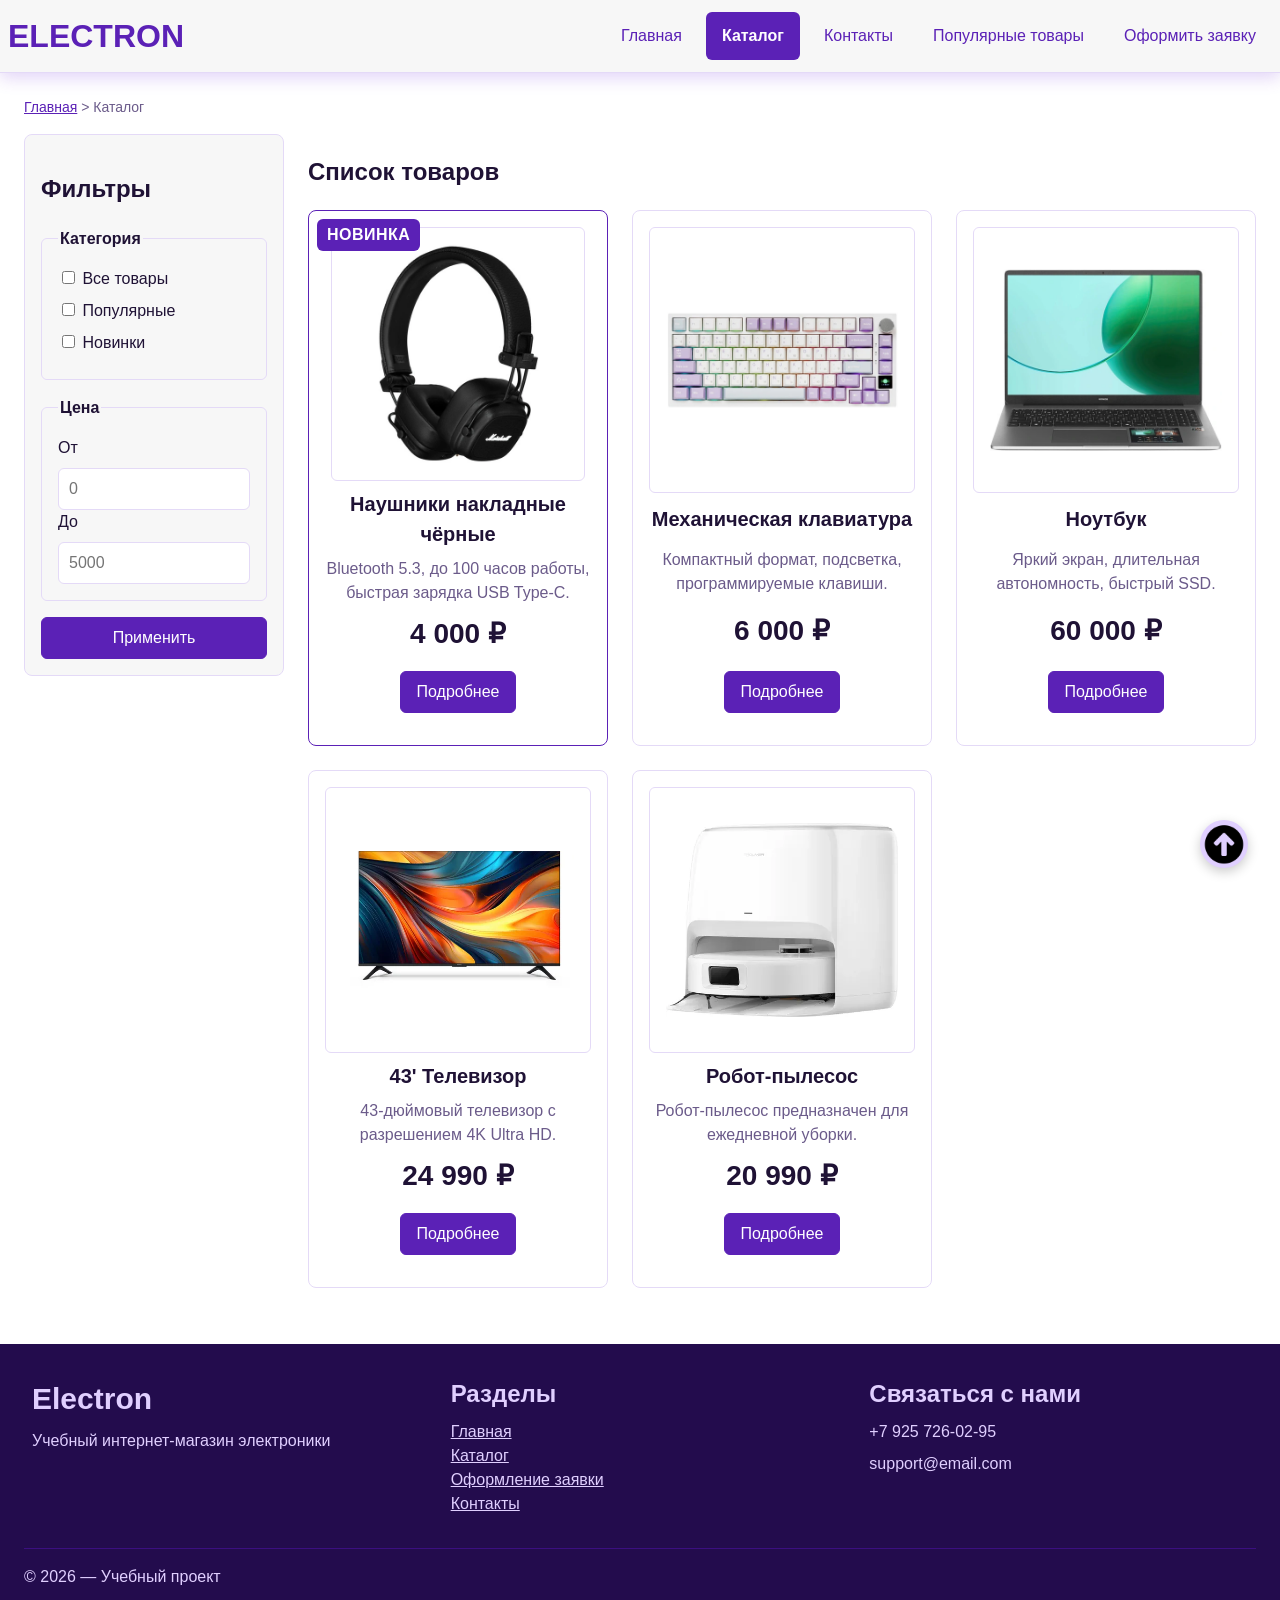
<file: catalog.html>
<!doctype html>
<html lang="ru">
  <head>
    <meta charset="UTF-8" />
    <meta name="viewport" content="width=device-width, initial-scale=1.0" />
    <meta
      name="description"
      content="Каталог товаров учебного интернет-
магазина."
    />
    <meta property="og:type" content="website" />
    <meta property="og:title" content="Учебный интернет-магазин" />
    <meta
      property="og:description"
      content="Учебный frontend-проект интернет-
магазина."
    />
    <meta
      property="og:image"
      content="https://aer1s7.github.io/kr1-html-css-
shop/images/preview.jpg"
    />
    <title>Каталог товаров — Учебный интернет-магазин</title>
    <link rel="stylesheet" href="css/style.css" />
    <link rel="stylesheet" href="css/responsive.css" />
  </head>
  <body>
    <header class="site-header">
      <div class="site-header__inner">
        <a class="site-header__logo" href="index.html">Electron</a>
        <nav class="site-nav" aria-label="Основная навигация">
          <ul class="site-nav__list">
            <li class="site-nav__item">
              <a class="site-nav__link" href="index.html"> Главная </a>
            </li>
            <li class="site-nav__item">
              <a
                class="site-nav__link site-nav__link--active"
                href="catalog.html"
                >Каталог</a
              >
            </li>
            <li class="site-nav__item">
              <a class="site-nav__link" href="contacts.html">Контакты</a>
            </li>
            <li class="site-nav__item">
              <a class="site-nav__link" href="index.html#popular">
                Популярные товары
              </a>
            </li>
            <li class="site-nav__item">
              <a class="site-nav__link" href="order.html"> Оформить заявку </a>
            </li>
          </ul>
        </nav>
      </div>
    </header>
    <main>
      <nav class="breadcrumbs" aria-label="Хлебные крошки">
        <a class="breadcrumbs__link" href="index.html">Главная</a>
        <span class="breadcrumbs__current">Каталог</span>
      </nav>
      <section class="catalog-layout">
        <aside class="catalog-filters">
          <h2>Фильтры</h2>
          <form class="filters-form" action="#" method="get">
            <fieldset>
              <legend>Категория</legend>
              <label>
                <input type="checkbox" name="category" value="all" />
                Все товары
              </label>
              <label>
                <input type="checkbox" name="category" value="popular" />
                Популярные
              </label>
              <label>
                <input type="checkbox" name="category" value="new" />
                Новинки
              </label>
            </fieldset>
            <fieldset>
              <legend>Цена</legend>
              <label for="price-from">От</label>
              <input
                id="price-from"
                name="price-from"
                type="number"
                min="0"
                placeholder="0"
              />
              <label for="price-to">До</label>
              <input
                id="price-to"
                name="price-to"
                type="number"
                min="0"
                placeholder="5000"
              />
            </fieldset>
            <button class="button button--primary" type="submit">
              Применить
            </button>
          </form>
        </aside>
        <section class="catalog-products">
          <h2>Список товаров</h2>
          <div class="products-grid">
            <article class="product-card product-card--featured">
              <span class="product-card__badge">Новинка</span>
              <a href="product.html"
                ><img
                  src="images/product-1.jpg"
                  srcset="
                    images/product-1.jpg 480w,
                    images/product-1.jpg 640w,
                    images/product-1.jpg 960w
                  "
                  sizes="(max-width: 639px) 100vw,
         (max-width: 1023px) 50vw,
         33vw"
                  alt="Наушники накладные чёрные"
                  width="640"
                  height="480"
                  class="product-card__image"
                />
              </a>
              <h3 class="product-card__title">
                <a href="product.html" class="product-card__link">
                  Наушники накладные чёрные
                </a>
              </h3>
              <p class="product-card__description">
                Bluetooth 5.3, до 100 часов работы, быстрая зарядка USB Type-C.
              </p>
              <p class="product-card__price">4 000 ₽</p>
              <a href="product.html">
                <button
                  class="button product-card__button"
                  type="button"
                  data-product="Товар 1"
                >
                  Подробнее
                </button>
              </a>
            </article>
            <article class="product-card">
              <a href="product.html"
                ><img
                  class="product-card__image"
                  src="images/product-2.jpg"
                  alt="Механическая клавиатура"
              /></a>
              <h3 class="product-card__title">
                <a href="product.html" class="product-card__link"
                  >Механическая клавиатура</a
                >
              </h3>
              <p class="product-card__description">
                Компактный формат, подсветка, программируемые клавиши.
              </p>
              <p class="product-card__price">6 000 ₽</p>
              <a href="product.html">
                <button
                  class="button product-card__button"
                  type="button"
                  data-product="Товар 2"
                >
                  Подробнее
                </button>
              </a>
            </article>
            <article class="product-card">
              <a href="product.html"
                ><img
                  class="product-card__image"
                  src="images/product-3.jpg"
                  alt="Ноутбук"
              /></a>
              <h3 class="product-card__title">
                <a href="product.html" class="product-card__link">Ноутбук</a>
              </h3>
              <p class="product-card__description">
                Яркий экран, длительная автономность, быстрый SSD.
              </p>
              <p class="product-card__price">60 000 ₽</p>
              <a href="product.html">
                <button
                  class="button product-card__button"
                  type="button"
                  data-product="Товар 3"
                >
                  Подробнее
                </button>
              </a>
            </article>
            <article class="product-card">
              <a href="product.html"
                ><img
                  class="product-card__image"
                  src="images/product-4.webp"
                  alt="Телевизор"
              /></a>
              <h3 class="product-card__title">
                <a href="product.html" class="product-card__link">
                  43' Телевизор
                </a>
              </h3>
              <p class="product-card__description">
                43-дюймовый телевизор с разрешением 4K Ultra HD.
              </p>
              <p class="product-card__price">24 990 ₽</p>
              <a href="product.html">
                <button
                  class="button product-card__button"
                  type="button"
                  data-product="Товар 4"
                >
                  Подробнее
                </button>
              </a>
            </article>
            <article class="product-card">
              <a href="product.html"
                ><img
                  class="img product-card__image"
                  src="images/product-5.webp"
                  alt="Робот-пылесос"
              /></a>
              <h3 class="product-card__title">
                <a href="product.html" class="product-card__link">
                  Робот-пылесос
                </a>
              </h3>
              <p class="product-card__description">
                Робот-пылесос предназначен для ежедневной уборки.
              </p>
              <p class="product-card__price">20 990 ₽</p>
              <a href="product.html">
                <button
                  class="button product-card__button"
                  type="button"
                  data-product="Товар 5"
                >
                  Подробнее
                </button>
              </a>
            </article>
          </div>
        </section>
      </section>
    </main>
    <footer id="site-footer">
      <div class="site-footer__inner">
        <div>
          <h2 class="site-footer__logo">Electron</h2>
          <p>Учебный интернет-магазин электроники</p>
        </div>
        <div class="site-footer__sections">
          <h2>Разделы</h2>
          <a class="site-footer__link" href="index.html">Главная</a>
          <a class="site-footer__link" href="catalog.html">Каталог</a>
          <a class="site-footer__link" href="order.html">Оформление заявки</a>
          <a class="site-footer__link" href="contacts.html">Контакты</a>
        </div>
        <div>
          <h2>Связаться с нами</h2>
          <p>+7 925 726-02-95</p>
          <p>support@email.com</p>
        </div>
      </div>
      <div class="site-footer__bottom">
        <p>&copy; 2026 — Учебный проект</p>
      </div>
    </footer>
    <a href="#top" class="scroll-top" aria-label="Наверх" title="Наверх"
      ><img class="scroll-top__img" src="images/top.png" alt="Наверх"
    /></a>
  </body>
</html>
</file>
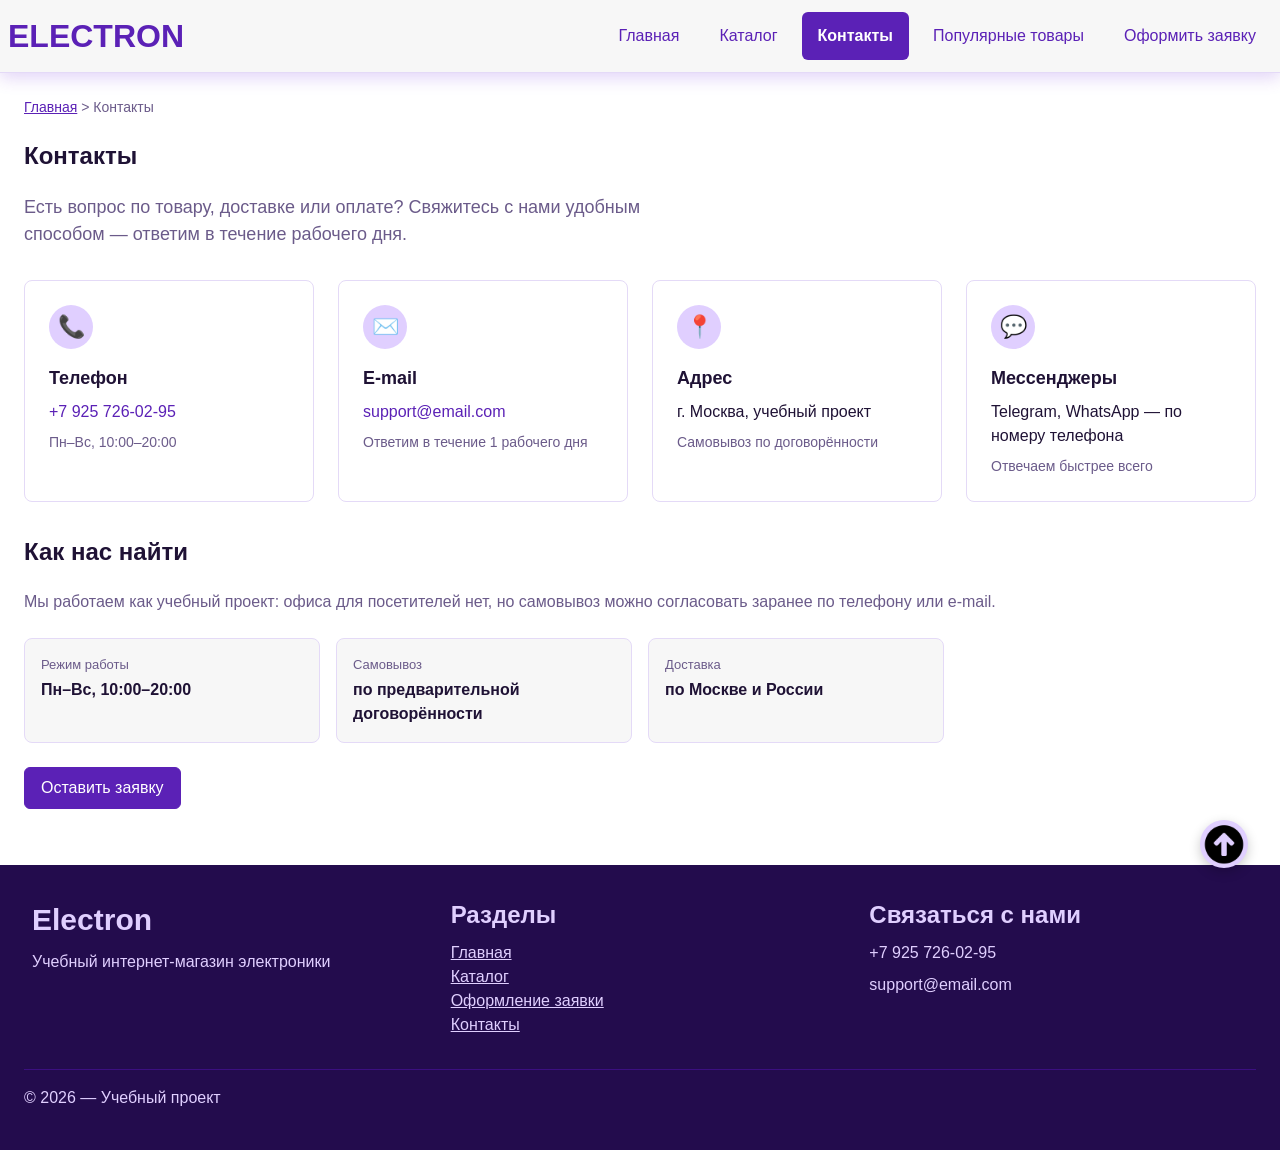
<file: contacts.html>
<!doctype html>
<html lang="ru">
  <head>
    <meta charset="UTF-8" />
    <meta name="viewport" content="width=device-width, initial-scale=1.0" />
    <meta
      name="description"
      content="Контакты учебного интернет-магазина Electron: телефон, e-mail, адрес, форма обратной связи."
    />
    <meta property="og:type" content="website" />
    <meta property="og:title" content="Контакты — Electron" />
    <meta
      property="og:description"
      content="Учебный frontend-проект интернет-магазина электроники."
    />
    <meta
      property="og:image"
      content="https://aer1s7.github.io/kr1-html-css-shop/images/preview.jpg"
    />
    <title>Контакты — Electron</title>
    <link rel="stylesheet" href="css/style.css" />
    <link rel="stylesheet" href="css/responsive.css" />
  </head>
  <body>
    <a id="top"></a>

    <header class="site-header">
      <div class="site-header__inner">
        <a class="site-header__logo" href="index.html">Electron</a>
        <nav class="site-nav" aria-label="Основная навигация">
          <ul class="site-nav__list">
            <li class="site-nav__item">
              <a class="site-nav__link" href="index.html">Главная</a>
            </li>
            <li class="site-nav__item">
              <a class="site-nav__link" href="catalog.html">Каталог</a>
            </li>
            <li class="site-nav__item">
              <a
                class="site-nav__link site-nav__link--active"
                href="contacts.html"
              >
                Контакты
              </a>
            </li>
            <li class="site-nav__item">
              <a class="site-nav__link" href="index.html#popular">
                Популярные товары
              </a>
            </li>
            <li class="site-nav__item">
              <a class="site-nav__link" href="order.html">Оформить заявку</a>
            </li>
          </ul>
        </nav>
      </div>
    </header>

    <main>
      <nav class="breadcrumbs" aria-label="Хлебные крошки">
        <a class="breadcrumbs__link" href="index.html">Главная</a>
        <span class="breadcrumbs__current">Контакты</span>
      </nav>
      <section class="section contacts-intro">
        <h1>Контакты</h1>
        <p class="contacts-intro__text">
          Есть вопрос по товару, доставке или оплате? Свяжитесь с нами удобным
          способом — ответим в течение рабочего дня.
        </p>
      </section>

      <section class="section contacts-grid" aria-label="Способы связи">
        <article class="contact-card">
          <span class="contact-card__icon" aria-hidden="true">📞</span>
          <h2 class="contact-card__title">Телефон</h2>
          <p class="contact-card__text">
            <a class="contact-card__link" href="tel:+79257260295">
              +7 925 726-02-95
            </a>
          </p>
          <p class="contact-card__note">Пн–Вс, 10:00–20:00</p>
        </article>

        <article class="contact-card">
          <span class="contact-card__icon" aria-hidden="true">✉️</span>
          <h2 class="contact-card__title">E-mail</h2>
          <p class="contact-card__text">
            <a class="contact-card__link" href="mailto:support@email.com">
              support@email.com
            </a>
          </p>
          <p class="contact-card__note">Ответим в течение 1 рабочего дня</p>
        </article>

        <article class="contact-card">
          <span class="contact-card__icon" aria-hidden="true">📍</span>
          <h2 class="contact-card__title">Адрес</h2>
          <p class="contact-card__text">г. Москва, учебный проект</p>
          <p class="contact-card__note">Самовывоз по договорённости</p>
        </article>

        <article class="contact-card">
          <span class="contact-card__icon" aria-hidden="true">💬</span>
          <h2 class="contact-card__title">Мессенджеры</h2>
          <p class="contact-card__text">
            Telegram, WhatsApp — по номеру телефона
          </p>
          <p class="contact-card__note">Отвечаем быстрее всего</p>
        </article>
      </section>
      <section
        class="section contacts-map"
        aria-labelledby="contacts-map-title"
      >
        <div class="contacts-map__info">
          <h2 id="contacts-map-title">Как нас найти</h2>
          <p>
            Мы работаем как учебный проект: офиса для посетителей нет, но
            самовывоз можно согласовать заранее по телефону или e-mail.
          </p>

          <dl class="contacts-map__facts">
            <div class="contacts-map__fact">
              <dt>Режим работы</dt>
              <dd>Пн–Вс, 10:00–20:00</dd>
            </div>
            <div class="contacts-map__fact">
              <dt>Самовывоз</dt>
              <dd>по предварительной договорённости</dd>
            </div>
            <div class="contacts-map__fact">
              <dt>Доставка</dt>
              <dd>по Москве и России</dd>
            </div>
          </dl>

          <a href="order.html">
            <button class="button button--primary">Оставить заявку</button>
          </a>
        </div>
      </section>
    </main>

    <footer id="site-footer">
      <div class="site-footer__inner">
        <div>
          <h2 class="site-footer__logo">Electron</h2>
          <p>Учебный интернет-магазин электроники</p>
        </div>
        <div class="site-footer__sections">
          <h2>Разделы</h2>
          <a class="site-footer__link" href="index.html">Главная</a>
          <a class="site-footer__link" href="catalog.html">Каталог</a>
          <a class="site-footer__link" href="order.html">Оформление заявки</a>
          <a class="site-footer__link" href="contacts.html">Контакты</a>
        </div>
        <div>
          <h2>Связаться с нами</h2>
          <p>+7 925 726-02-95</p>
          <p>support@email.com</p>
        </div>
      </div>
      <div class="site-footer__bottom">
        <p>&copy; 2026 — Учебный проект</p>
      </div>
    </footer>

    <a href="#top" class="scroll-top" aria-label="Наверх" title="Наверх">
      <img class="scroll-top__img" src="images/top.png" alt="Наверх" />
    </a>
  </body>
</html>
</file>
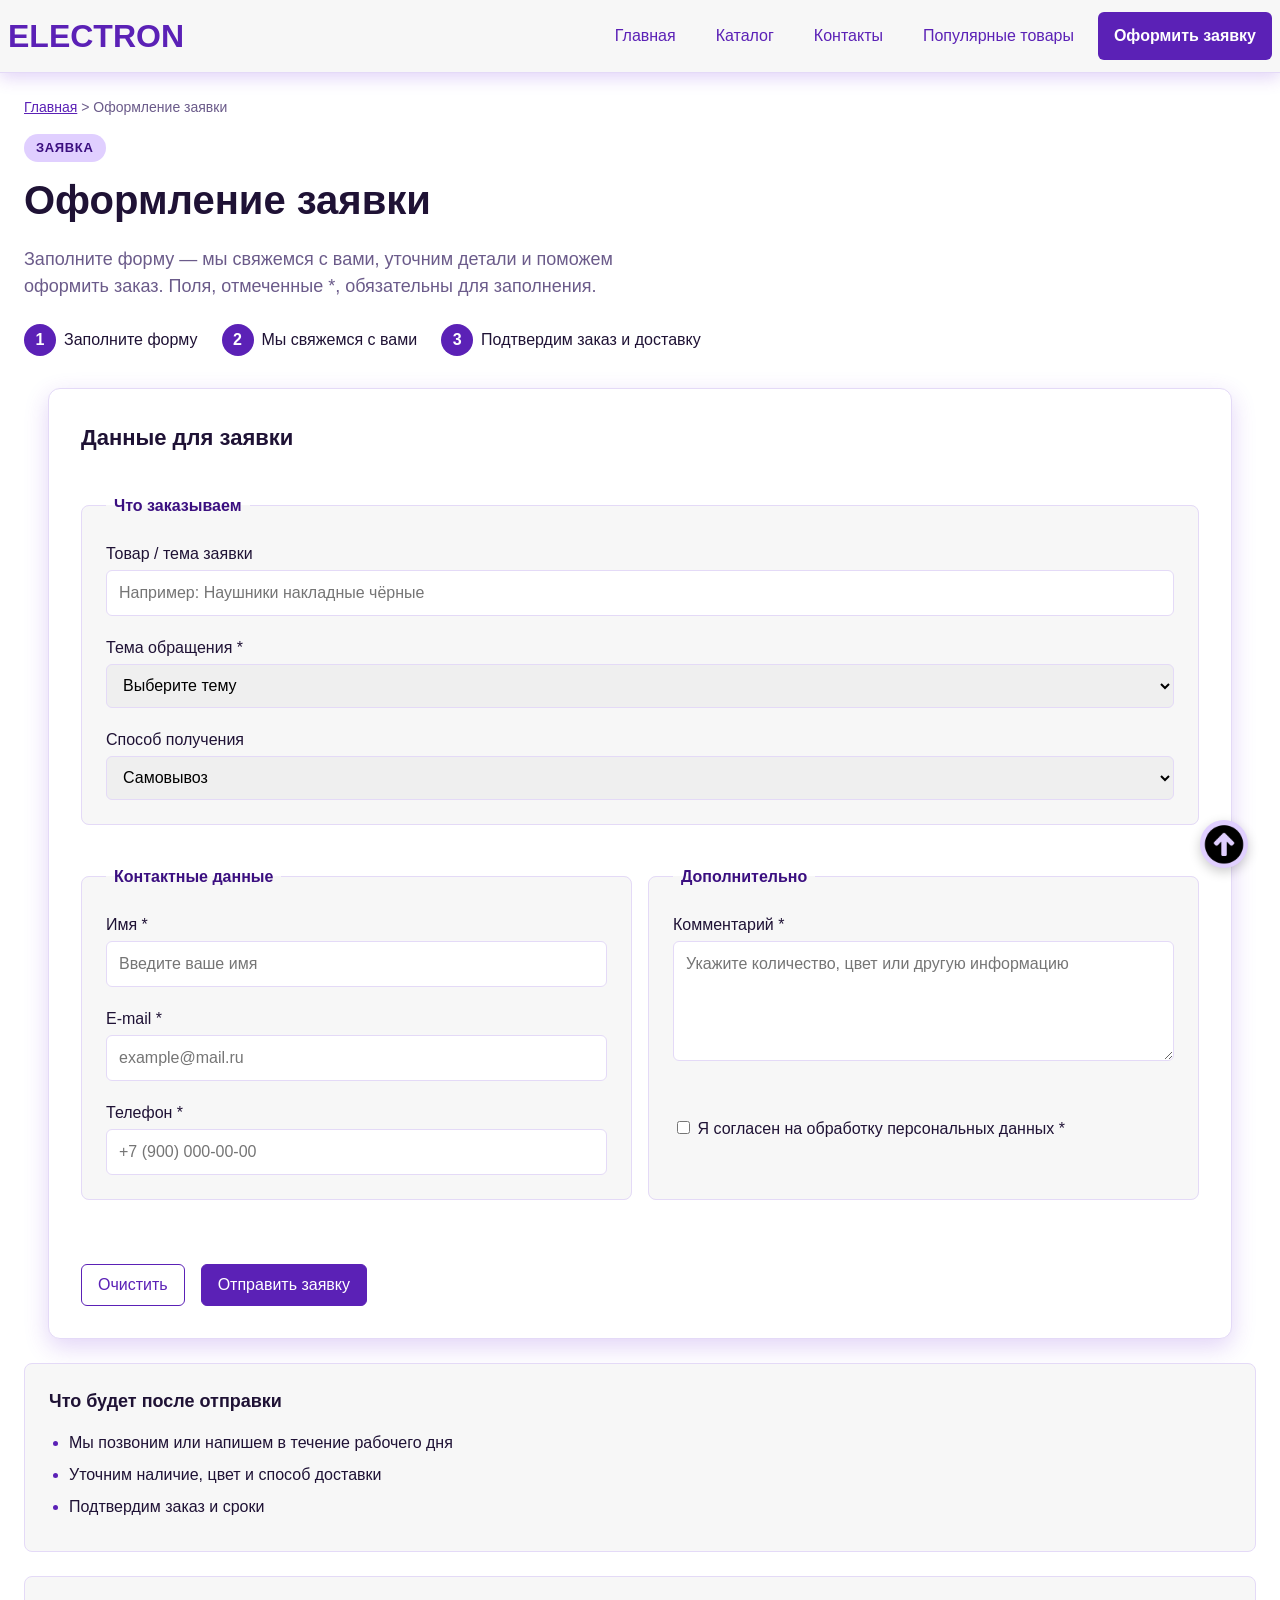
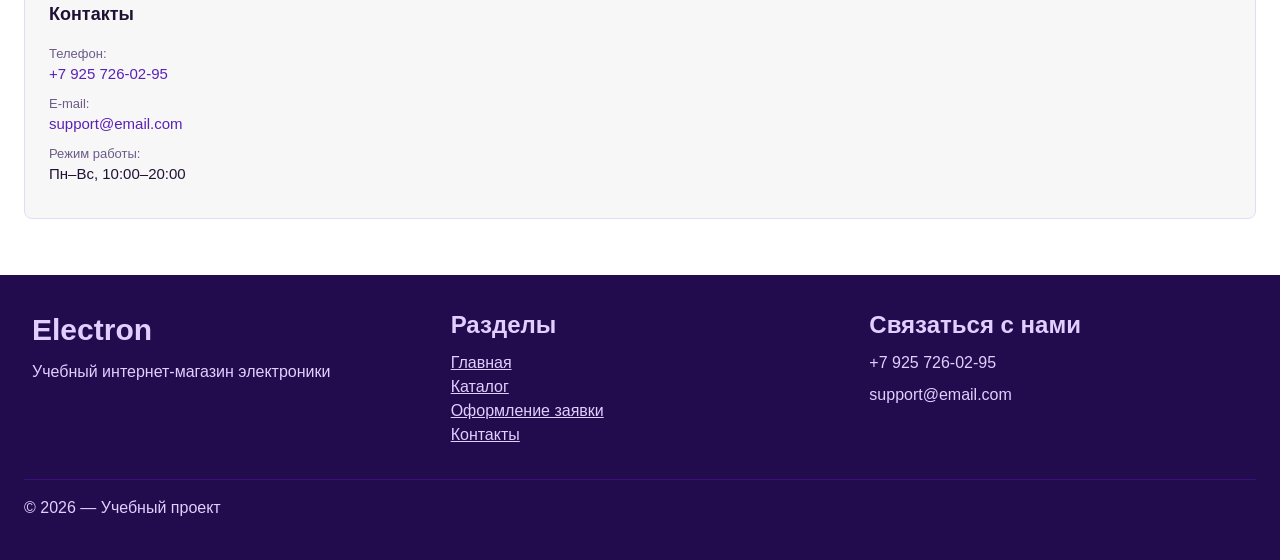
<file: order.html>
<!doctype html>
<html lang="ru">
  <head>
    <meta charset="UTF-8" />
    <meta name="viewport" content="width=device-width, initial-scale=1.0" />
    <meta
      name="description"
      content="Оформление заявки в интернет-магазине Electron: выбор товара, контакты, способ получения."
    />
    <meta property="og:type" content="website" />
    <meta property="og:title" content="Оформление заявки — Electron" />
    <meta
      property="og:description"
      content="Учебный frontend-проект интернет-магазина электроники."
    />
    <meta
      property="og:image"
      content="https://aer1s7.github.io/kr1-html-css-shop/images/preview.jpg"
    />
    <title>Оформление заявки — Electron</title>
    <link rel="stylesheet" href="css/style.css" />
    <link rel="stylesheet" href="css/responsive.css" />
  </head>
  <body>
    <a id="top"></a>

    <header class="site-header">
      <div class="site-header__inner">
        <a class="site-header__logo" href="index.html">Electron</a>
        <nav class="site-nav" aria-label="Основная навигация">
          <ul class="site-nav__list">
            <li class="site-nav__item">
              <a class="site-nav__link" href="index.html">Главная</a>
            </li>
            <li class="site-nav__item">
              <a class="site-nav__link" href="catalog.html">Каталог</a>
            </li>
            <li class="site-nav__item">
              <a class="site-nav__link" href="contacts.html">Контакты</a>
            </li>
            <li class="site-nav__item">
              <a class="site-nav__link" href="index.html#popular">
                Популярные товары
              </a>
            </li>
            <li class="site-nav__item">
              <a
                class="site-nav__link site-nav__link--active"
                href="order.html"
              >
                Оформить заявку
              </a>
            </li>
          </ul>
        </nav>
      </div>
    </header>

    <main>
      <nav class="breadcrumbs" aria-label="Хлебные крошки">
        <a class="breadcrumbs__link" href="index.html">Главная</a>
        <span class="breadcrumbs__current">Оформление заявки</span>
      </nav>
      <section class="section order-intro">
        <p class="order-intro__eyebrow">Заявка</p>
        <h1 class="order-intro__title">Оформление заявки</h1>
        <p class="order-intro__text">
          Заполните форму — мы свяжемся с вами, уточним детали и поможем
          оформить заказ. Поля, отмеченные
          <span class="order-form__required" aria-hidden="true">*</span>,
          обязательны для заполнения.
        </p>

        <ol class="order-steps">
          <li class="order-steps__item">
            <span class="order-steps__num">1</span>
            <span class="order-steps__text">Заполните форму</span>
          </li>
          <li class="order-steps__item">
            <span class="order-steps__num">2</span>
            <span class="order-steps__text">Мы свяжемся с вами</span>
          </li>
          <li class="order-steps__item">
            <span class="order-steps__num">3</span>
            <span class="order-steps__text">Подтвердим заказ и доставку</span>
          </li>
        </ol>
      </section>

      <section class="section order-layout">
        <form
          class="order-form order-form--page order-card"
          id="order-page-form"
          action="order.html"
          method="get"
        >
          <h2 class="order-card__title">Данные для заявки</h2>

          <fieldset class="order-form__group order-form__group--wide">
            <legend class="order-form__legend">Что заказываем</legend>

            <div class="order-form__field">
              <label class="order-form__label" for="page-product">
                Товар / тема заявки
              </label>
              <input
                class="order-form__input"
                id="page-product"
                name="product"
                type="text"
                placeholder="Например: Наушники накладные чёрные"
              />
            </div>

            <div class="order-form__field">
              <label class="order-form__label" for="page-topic">
                Тема обращения
                <span class="order-form__required" aria-hidden="true">*</span>
              </label>
              <select
                class="order-form__select"
                id="page-topic"
                name="topic"
                required
              >
                <option value="">Выберите тему</option>
                <option value="product">Заказ товара</option>
                <option value="consultation">Консультация</option>
                <option value="delivery">Доставка</option>
              </select>
            </div>

            <div class="order-form__field">
              <label class="order-form__label" for="page-delivery">
                Способ получения
              </label>
              <select
                class="order-form__select"
                id="page-delivery"
                name="delivery"
              >
                <option value="pickup">Самовывоз</option>
                <option value="courier">Курьером</option>
                <option value="post">Почтой</option>
              </select>
            </div>
          </fieldset>

          <fieldset class="order-form__group">
            <legend class="order-form__legend">Контактные данные</legend>

            <div class="order-form__field">
              <label class="order-form__label" for="page-name">
                Имя
                <span class="order-form__required" aria-hidden="true">*</span>
              </label>
              <input
                class="order-form__input"
                id="page-name"
                name="name"
                type="text"
                placeholder="Введите ваше имя"
                autocomplete="given-name"
                required
              />
            </div>

            <div class="order-form__field">
              <label class="order-form__label" for="page-email">
                E-mail
                <span class="order-form__required" aria-hidden="true">*</span>
              </label>
              <input
                class="order-form__input"
                id="page-email"
                name="email"
                type="email"
                placeholder="example@mail.ru"
                autocomplete="email"
                required
              />
            </div>

            <div class="order-form__field">
              <label class="order-form__label" for="page-phone">
                Телефон
                <span class="order-form__required" aria-hidden="true">*</span>
              </label>
              <input
                class="order-form__input"
                id="page-phone"
                name="phone"
                type="tel"
                inputmode="tel"
                placeholder="+7 (900) 000-00-00"
                pattern="^\+7 \(\d{3}\) \d{3}-\d{2}-\d{2}$"
                title="Введите телефон в формате +7 (900) 000-00-00"
                required
              />
            </div>
          </fieldset>

          <fieldset class="order-form__group">
            <legend class="order-form__legend">Дополнительно</legend>

            <div class="order-form__field">
              <label class="order-form__label" for="page-comment">
                Комментарий
                <span class="order-form__required" aria-hidden="true">*</span>
              </label>
              <textarea
                class="order-form__textarea"
                id="page-comment"
                name="comment"
                rows="4"
                placeholder="Укажите количество, цвет или другую информацию"
                required
              ></textarea>
            </div>

            <div class="order-form__field">
              <label class="order-form__label" for="page-agreement">
                <input
                  id="page-agreement"
                  name="agreement"
                  type="checkbox"
                  value="yes"
                  required
                />
                Я согласен на обработку персональных данных
                <span class="order-form__required" aria-hidden="true">*</span>
              </label>
            </div>
          </fieldset>

          <div class="order-form__actions">
            <button class="button button--secondary" type="reset">
              Очистить
            </button>
            <button class="button button--primary" type="submit">
              Отправить заявку
            </button>
          </div>
        </form>
        <aside class="order-aside" aria-label="Дополнительная информация">
          <div class="order-aside__card">
            <h2 class="order-aside__title">Что будет после отправки</h2>
            <ul class="order-aside__list">
              <li>Мы позвоним или напишем в течение рабочего дня</li>
              <li>Уточним наличие, цвет и способ доставки</li>
              <li>Подтвердим заказ и сроки</li>
            </ul>
          </div>

          <div class="order-aside__card">
            <h2 class="order-aside__title">Контакты</h2>
            <p class="order-aside__row">
              <span class="order-aside__label">Телефон:</span>
              <a class="order-aside__link" href="tel:+79257260295">
                +7 925 726-02-95
              </a>
            </p>
            <p class="order-aside__row">
              <span class="order-aside__label">E-mail:</span>
              <a class="order-aside__link" href="mailto:support@email.com">
                support@email.com
              </a>
            </p>
            <p class="order-aside__row">
              <span class="order-aside__label">Режим работы:</span>
              Пн–Вс, 10:00–20:00
            </p>
          </div>
        </aside>
      </section>
    </main>

    <footer id="site-footer">
      <div class="site-footer__inner">
        <div>
          <h2 class="site-footer__logo">Electron</h2>
          <p>Учебный интернет-магазин электроники</p>
        </div>
        <div class="site-footer__sections">
          <h2>Разделы</h2>
          <a class="site-footer__link" href="index.html">Главная</a>
          <a class="site-footer__link" href="catalog.html">Каталог</a>
          <a class="site-footer__link" href="order.html">Оформление заявки</a>
          <a class="site-footer__link" href="contacts.html">Контакты</a>
        </div>
        <div>
          <h2>Связаться с нами</h2>
          <p>+7 925 726-02-95</p>
          <p>support@email.com</p>
        </div>
      </div>
      <div class="site-footer__bottom">
        <p>&copy; 2026 — Учебный проект</p>
      </div>
    </footer>

    <a href="#top" class="scroll-top" aria-label="Наверх" title="Наверх">
      <img class="scroll-top__img" src="images/top.png" alt="Наверх" />
    </a>
  </body>
</html>
</file>
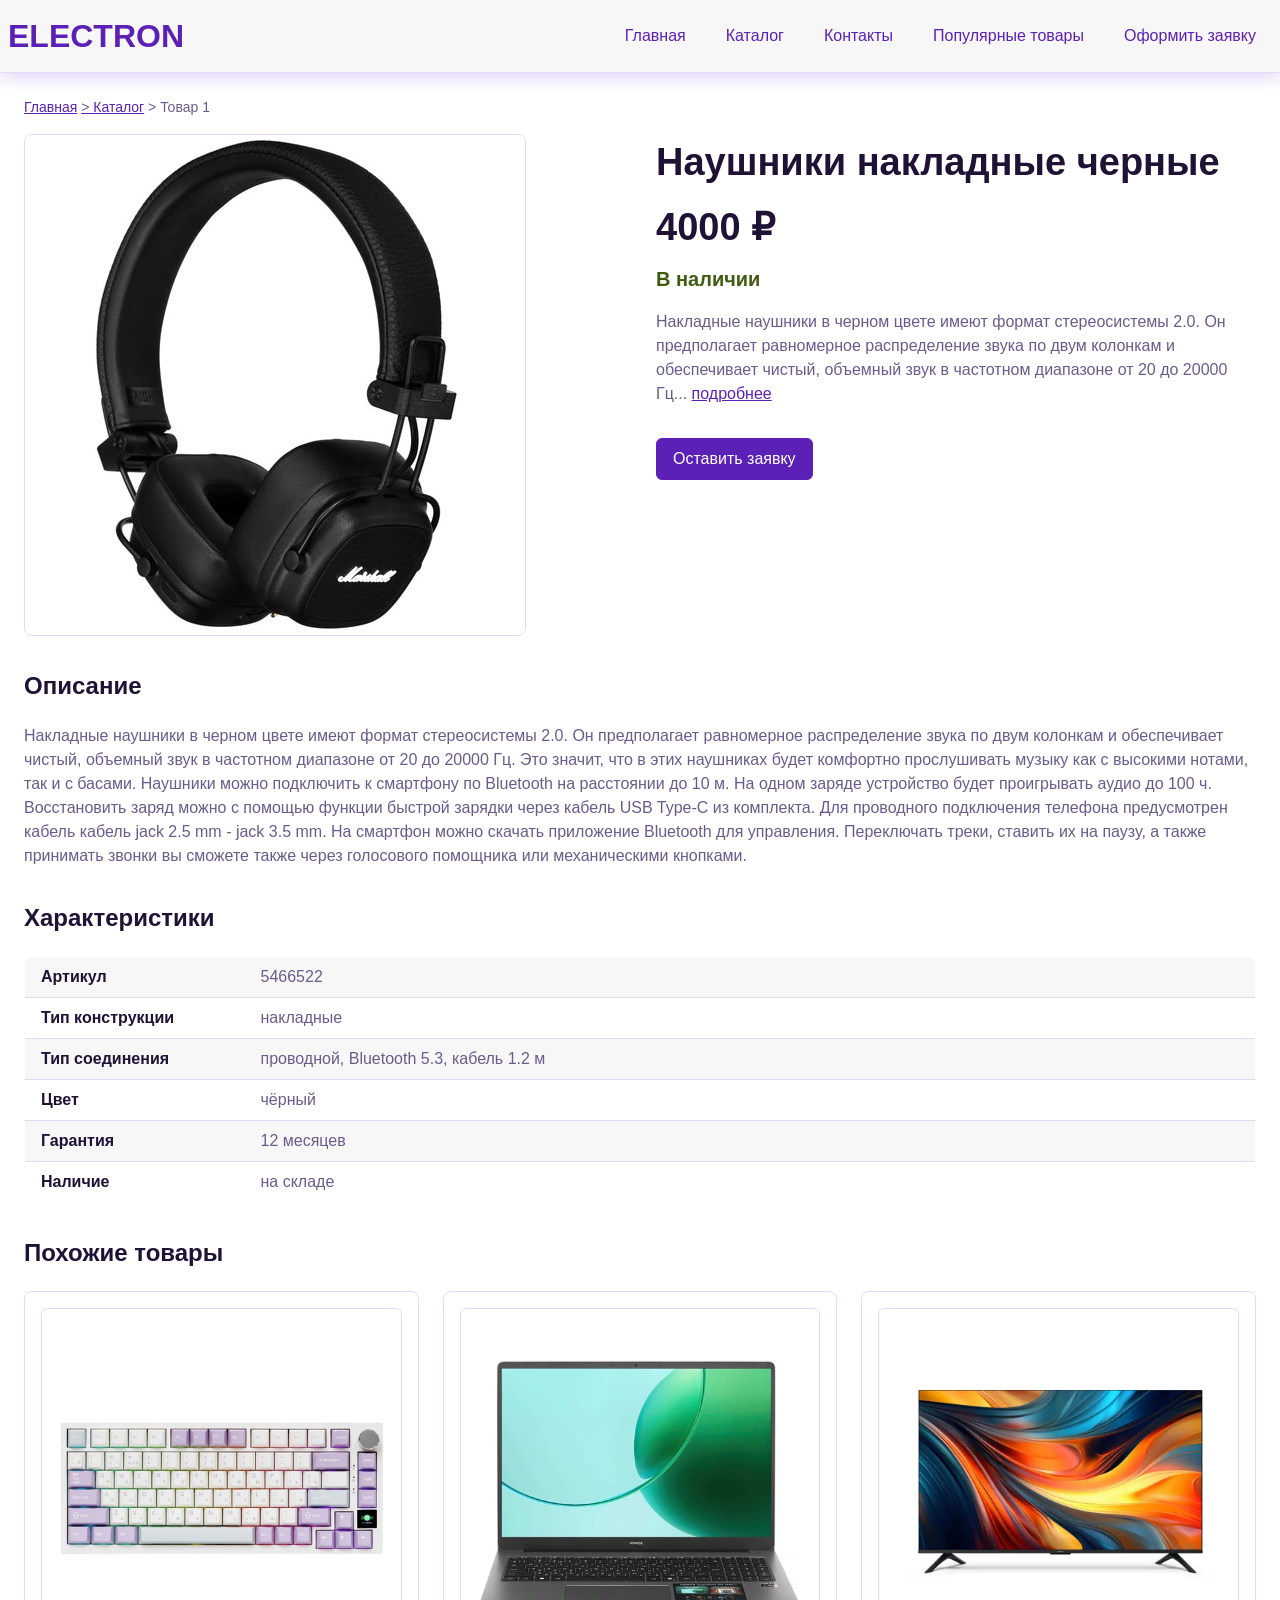
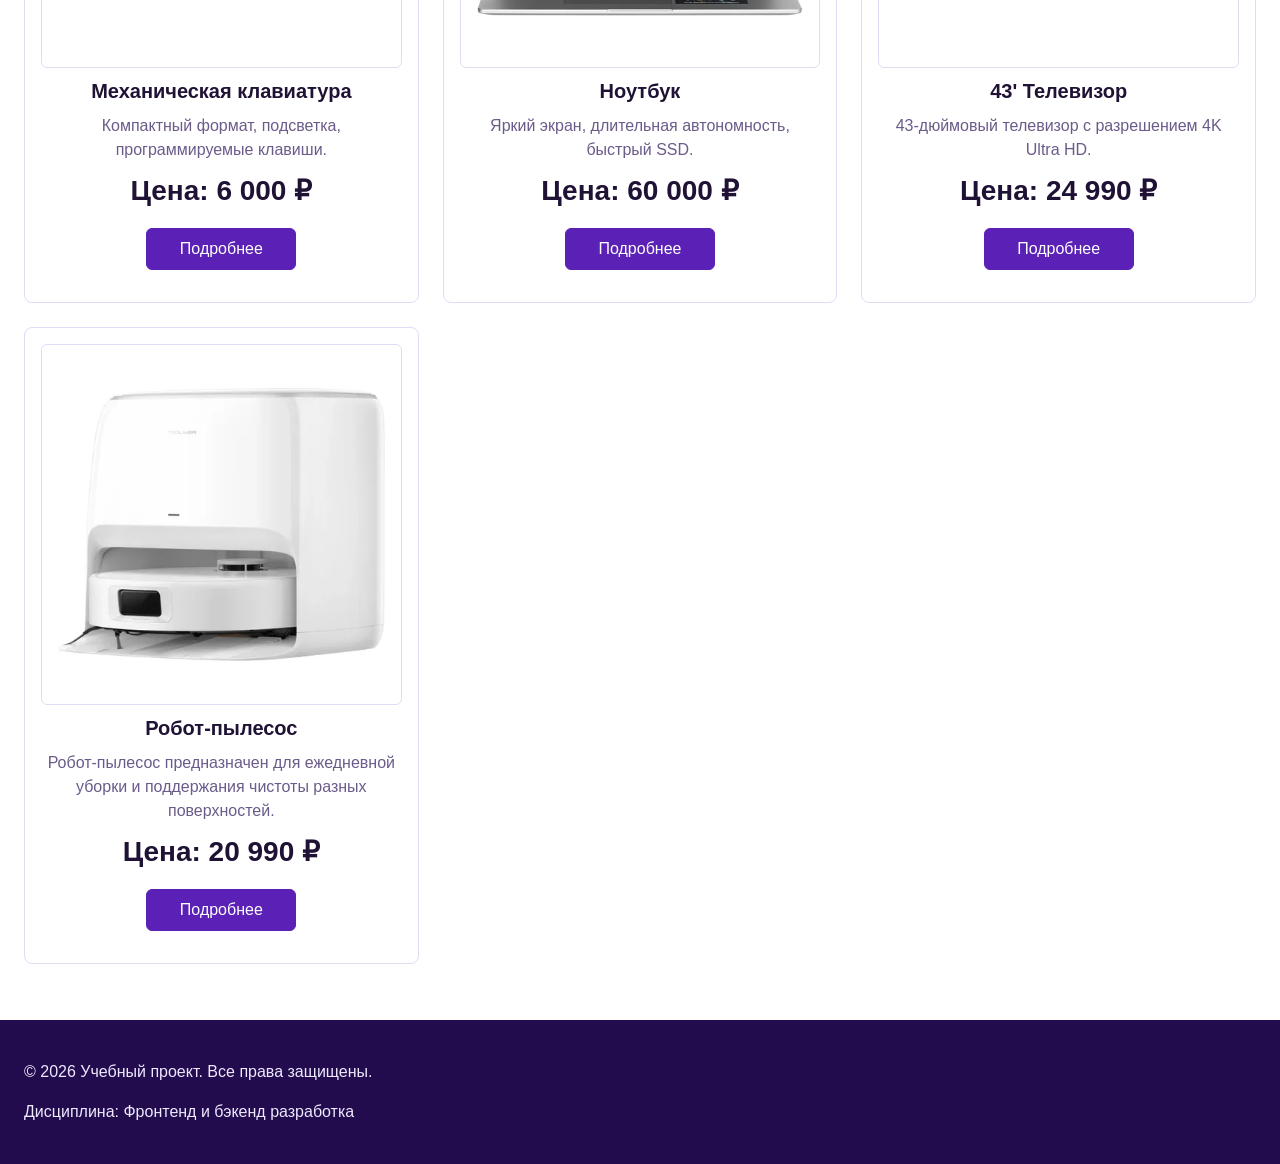
<file: product.html>
<!doctype html>
<html lang="ru">
  <head>
    <meta charset="UTF-8" />
    <meta name="viewport" content="width=device-width, initial-scale=1.0" />
    <meta
      name="description"
      content="Страница товара учебного интернет-магазина."
    />
    <meta property="og:type" content="website" />
    <meta property="og:title" content="Учебный интернет-магазин" />
    <meta
      property="og:description"
      content="Учебный frontend-проект интернет-магазина."
    />
    <meta
      property="og:image"
      content="https://aer1s7.github.io/kr1-html-css-shop/images/preview.jpg"
    />
    <title>Товар 1 — Учебный интернет-магазин</title>
    <link rel="stylesheet" href="css/style.css" />
    <link rel="stylesheet" href="css/responsive.css" />
    <script src="js/main.js" defer></script>
  </head>
  <body>
    <header class="site-header">
      <div class="site-header__inner">
        <a class="site-header__logo" href="index.html">Electron</a>
        <nav class="site-nav" aria-label="Основная навигация">
          <ul class="site-nav__list">
            <li class="site-nav__item">
              <a class="site-nav__link" href="index.html">Главная</a>
            </li>
            <li class="site-nav__item">
              <a class="site-nav__link" href="catalog.html">Каталог</a>
            </li>
            <li class="site-nav__item">
              <a class="site-nav__link" href="contacts.html">Контакты</a>
            </li>
            <li class="site-nav__item">
              <a class="site-nav__link" href="index.html#popular">
                Популярные товары
              </a>
            </li>
            <li class="site-nav__item">
              <a class="site-nav__link" href="order.html"> Оформить заявку </a>
            </li>
          </ul>
        </nav>
      </div>
    </header>

    <main>
      <nav class="breadcrumbs" aria-label="Хлебные крошки">
        <a class="breadcrumbs__link" href="index.html">Главная</a>
        <a class="breadcrumbs__current" href="catalog.html">Каталог</a>
        <span class="breadcrumbs__current">Товар 1</span>
      </nav>

      <section class="section product-detail">
        <div class="product-detail__media">
          <img
            class="product-detail__image"
            src="images/product-1.jpg"
            alt="Накладные наушники"
          />
        </div>

        <div class="product-detail__info">
          <h1 class="product-detail__title">Наушники накладные черные</h1>

          <p class="product-detail__price">4000 ₽</p>

          <p class="product-detail__stock">В наличии</p>

          <p class="product-detail__description">
            Накладные наушники в черном цвете имеют формат стереосистемы 2.0. Он
            предполагает равномерное распределение звука по двум колонкам и
            обеспечивает чистый, объемный звук в частотном диапазоне от 20 до
            20000 Гц...
            <a href="#about-product" class="product-detail__continuelink"
              >подробнее</a
            >
          </p>
          <a href="order.html">
            <button
              class="button button--primary product-detail__button"
              type="button"
              data-product="Товар 1"
            >
              Оставить заявку
            </button>
          </a>
        </div>
      </section>
      <section class="section" id="about-product">
        <h2>Описание</h2>
        <p class="about-product__description">
          Накладные наушники в черном цвете имеют формат стереосистемы 2.0. Он
          предполагает равномерное распределение звука по двум колонкам и
          обеспечивает чистый, объемный звук в частотном диапазоне от 20 до
          20000 Гц. Это значит, что в этих наушниках будет комфортно
          прослушивать музыку как с высокими нотами, так и с басами. Наушники
          можно подключить к смартфону по Bluetooth на расстоянии до 10 м. На
          одном заряде устройство будет проигрывать аудио до 100 ч. Восстановить
          заряд можно с помощью функции быстрой зарядки через кабель USB Type-C
          из комплекта. Для проводного подключения телефона предусмотрен кабель
          кабель jack 2.5 mm - jack 3.5 mm. На смартфон можно скачать приложение
          Bluetooth для управления. Переключать треки, ставить их на паузу, а
          также принимать звонки вы сможете также через голосового помощника или
          механическими кнопками.
        </p>
      </section>
      <section class="section" id="specifications">
        <h2>Характеристики</h2>
        <div class="table-wrapper">
          <table class="specs-table">
            <caption class="visually-hidden">
              Технические характеристики товара
            </caption>
            <tbody>
              <tr class="specs-table__row">
                <th class="specs-table__head" scope="row">Артикул</th>
                <td class="specs-table__cell">5466522</td>
              </tr>
              <tr class="specs-table__row">
                <th class="specs-table__head" scope="row">Тип конструкции</th>
                <td class="specs-table__cell">накладные</td>
              </tr>
              <tr class="specs-table__row">
                <th class="specs-table__head" scope="row">Тип соединения</th>
                <td class="specs-table__cell">
                  проводной, Bluetooth 5.3, кабель 1.2 м
                </td>
              </tr>
              <tr class="specs-table__row">
                <th class="specs-table__head" scope="row">Цвет</th>
                <td class="specs-table__cell">чёрный</td>
              </tr>
              <tr class="specs-table__row">
                <th class="specs-table__head" scope="row">Гарантия</th>
                <td class="specs-table__cell">12 месяцев</td>
              </tr>
              <tr class="specs-table__row">
                <th class="specs-table__head" scope="row">Наличие</th>
                <td class="specs-table__cell">на складе</td>
              </tr>
            </tbody>
          </table>
        </div>
      </section>

      <section class="section" id="related">
        <h2>Похожие товары</h2>
        <div class="products-grid--popular">
          <article class="product-card">
            <a href="product.html"
              ><img
                class="product-card__image"
                src="images/product-2.jpg"
                alt="Механическая клавиатура"
            /></a>
            <h3 class="product-card__title">
              <a class="product-card__link" href="product.html"
                >Механическая клавиатура</a
              >
            </h3>
            <p class="product-card__description">
              Компактный формат, подсветка, программируемые клавиши.
            </p>
            <p class="product-card__price">Цена: 6 000 ₽</p>
            <button
              class="button product-card__button"
              type="button"
              data-product="Товар 2"
            >
              Подробнее
            </button>
          </article>
          <article class="product-card">
            <a href="product.html"
              ><img
                class="product-card__image"
                src="images/product-3.jpg"
                alt="Ноутбук"
            /></a>
            <h3 class="product-card__title">
              <a class="product-card__link" href="product.html">Ноутбук</a>
            </h3>
            <p class="product-card__description">
              Яркий экран, длительная автономность, быстрый SSD.
            </p>
            <p class="product-card__price">Цена: 60 000 ₽</p>
            <button
              class="button product-card__button"
              type="button"
              data-product="Товар 3"
            >
              Подробнее
            </button>
          </article>
          <article class="product-card">
            <a href="product.html"
              ><img
                class="product-card__image"
                src="images/product-4.webp"
                alt="Телевизор"
            /></a>
            <h3 class="product-card__title">
              <a class="product-card__link" href="product.html"
                >43' Телевизор</a
              >
            </h3>
            <p class="product-card__description">
              43-дюймовый телевизор с разрешением 4K Ultra HD.
            </p>
            <p class="product-card__price">Цена: 24 990 ₽</p>
            <button
              class="button product-card__button"
              type="button"
              data-product="Товар 3"
            >
              Подробнее
            </button>
          </article>
          <article class="product-card">
            <a href="product.html"
              ><img
                class="product-card__image"
                src="images/product-5.webp"
                alt="Робот-пылесос"
            /></a>
            <h3 class="product-card__title">
              <a class="product-card__link" href="product.html"
                >Робот-пылесос</a
              >
            </h3>
            <p class="product-card__description">
              Робот-пылесос предназначен для ежедневной уборки и поддержания
              чистоты разных поверхностей.
            </p>
            <p class="product-card__price">Цена: 20 990 ₽</p>
            <button
              class="button product-card__button"
              type="button"
              data-product="Товар 3"
            >
              Подробнее
            </button>
          </article>
        </div>
      </section>
    </main>

    <footer id="contacts">
      <p>&copy; 2026 Учебный проект. Все права защищены.</p>
      <p>Дисциплина: Фронтенд и бэкенд разработка</p>
    </footer>

    <dialog
      class="order-dialog"
      id="order-dialog"
      aria-labelledby="order-dialog-title"
    >
      <h2 class="order-dialog__title" id="order-dialog-title">
        Оформление заявки
      </h2>
    </dialog>
  </body>
</html>
</file>
<file: css/style.css>
��/ *   = = = = = = = = = = = = = = = = = = = = = = = = = = = = = = =  
 1 .   5@5<5==K5  ?@>5:B0 
 = = = = = = = = = = = = = = = = = = = = = = = = = = = = = = =   * /  
 : r o o t   {  
     / *   A=>2=K5  F25B0  ?@>5:B0  * /  
     - - c o l o r - b g :   # f f f f f f ;  
     - - c o l o r - t e x t :   # 1 f 1 2 3 5 ;  
     - - c o l o r - m u t e d :   # 6 b 5 b 8 a ;  
     - - c o l o r - p r i m a r y :   # 5 b 2 1 b 6 ;  
     - - c o l o r - p r i m a r y - d a r k :   # 3 b 0 f 8 0 ;  
     - - c o l o r - b o r d e r :   # e 4 d a f 7 ;  
     - - c o l o r - s u r f a c e :   # f 7 f 7 f 7 ;  
     - - c o l o r - s u r f a c e - a c c e n t :   # e 0 c f f f ;  
     - - c o l o r - d a n g e r :   # b 0 0 0 2 0 ;  
     - - c o l o r - s u c c e s s :   # 3 f 5 c 1 0 ;  
     - - c o l o r - s u c c e s s - b g :   # e e f a f 0 ;  
     - - c o l o r - w h i t e :   # f f f f f f ;  
     - - c o l o r - s h a d o w :   r g b a ( 1 0 9 ,   4 0 ,   2 1 7 ,   0 . 2 ) ;  
     / *   BABC?K  * /  
     - - s p a c e - x s :   4 p x ;  
     - - s p a c e - s m :   8 p x ;  
     - - s p a c e - m d :   1 6 p x ;  
     - - s p a c e - l g :   2 4 p x ;  
     - - s p a c e - x l :   3 2 p x ;  
     - - s p a c e - 2 x l :   4 8 p x ;  
     / *   !:@C3;5=8O  * /  
     - - r a d i u s - s m :   6 p x ;  
     - - r a d i u s - m d :   8 p x ;  
     - - r a d i u s - l g :   1 2 p x ;  
     / *    07<5@K  * /  
     - - c o n t a i n e r - w i d t h :   1 3 2 0 p x ;  
 }  
  
 / *   = = = = = = = = = = = = = = = = = = = = = = = = = = = = = = =  
 2 .   07>2K5  AB8;8 
 = = = = = = = = = = = = = = = = = = = = = = = = = = = = = = =   * /  
 *   {  
     b o x - s i z i n g :   b o r d e r - b o x ;  
 }  
  
 h t m l   {  
     s c r o l l - b e h a v i o r :   s m o o t h ;  
 }  
  
 b o d y   {  
     m a r g i n :   0 ;  
     f o n t - f a m i l y :   A r i a l ,   H e l v e t i c a ,   s a n s - s e r i f ;  
     l i n e - h e i g h t :   1 . 5 ;  
     c o l o r :   v a r ( - - c o l o r - t e x t ) ;  
     b a c k g r o u n d - c o l o r :   v a r ( - - c o l o r - b g ) ;  
 }  
  
 m a i n ,  
 f o o t e r   {  
     p a d d i n g :   v a r ( - - s p a c e - l g ) ;  
 }  
  
 h e a d e r   {  
     b a c k g r o u n d - c o l o r :   v a r ( - - c o l o r - s u r f a c e ) ;  
 }  
  
 f o o t e r   {  
     b a c k g r o u n d - c o l o r :   # 2 3 0 c 4 d ;  
     c o l o r :   # e d e 9 f e ;  
 }  
  
 / *   = = = = = = = = = = = = = = = = = = = = = = = = = = = = = = =  
 3 .   1I85  M;5<5=BK  8=B5@D59A0 
 = = = = = = = = = = = = = = = = = = = = = = = = = = = = = = =   * /  
  
 a   {  
     c o l o r :   v a r ( - - c o l o r - p r i m a r y ) ;  
 }  
  
 a : f o c u s - v i s i b l e   {  
     o u t l i n e :   2 p x   s o l i d   v a r ( - - c o l o r - p r i m a r y ) ;  
     o u t l i n e - o f f s e t :   3 p x ;  
 }  
  
 b u t t o n   {  
     d i s p l a y :   i n l i n e - b l o c k ;  
     p a d d i n g :   v a r ( - - s p a c e - s m )   v a r ( - - s p a c e - m d ) ;  
     b o r d e r :   1 p x   s o l i d   v a r ( - - c o l o r - p r i m a r y ) ;  
     b o r d e r - r a d i u s :   v a r ( - - r a d i u s - s m ) ;  
     / *   f o n t - s i z e :   1 6 p x ;   * /  
     f o n t :   i n h e r i t ;  
     t e x t - d e c o r a t i o n :   n o n e ;  
     c u r s o r :   p o i n t e r ;  
 }  
 . b u t t o n - - p r i m a r y   {  
     c o l o r :   v a r ( - - c o l o r - w h i t e ) ;  
     b a c k g r o u n d - c o l o r :   v a r ( - - c o l o r - p r i m a r y ) ;  
     t r a n s i t i o n :  
         b a c k g r o u n d - c o l o r   0 . 3 s   e a s e ,  
         t r a n s f o r m   0 . 3 s   e a s e ;  
 }  
 . b u t t o n - - p r i m a r y : h o v e r   {  
     b a c k g r o u n d - c o l o r :   v a r ( - - c o l o r - p r i m a r y - d a r k ) ;  
 }  
  
 . b u t t o n - - s e c o n d a r y   {  
     c o l o r :   v a r ( - - c o l o r - p r i m a r y ) ;  
     b a c k g r o u n d - c o l o r :   t r a n s p a r e n t ;  
     b o r d e r :   1 p x   s o l i d   v a r ( - - c o l o r - p r i m a r y ) ;  
     t r a n s i t i o n :  
         b a c k g r o u n d - c o l o r   0 . 3 s   e a s e ,  
         t r a n s f o r m   0 . 3 s   e a s e ;  
 }  
 . b u t t o n - - s e c o n d a r y : h o v e r   {  
     c o l o r :   v a r ( - - c o l o r - w h i t e ) ;  
     b a c k g r o u n d - c o l o r :   v a r ( - - c o l o r - p r i m a r y ) ;  
 }  
 . b u t t o n : f o c u s - v i s i b l e   {  
     o u t l i n e :   2 p x   s o l i d   v a r ( - - c o l o r - p r i m a r y ) ;  
     o u t l i n e - o f f s e t :   3 p x ;  
 }  
 . b u t t o n : d i s a b l e d ,  
 . b u t t o n - - d i s a b l e d   {  
     o p a c i t y :   0 . 6 ;  
     c u r s o r :   n o t - a l l o w e d ;  
 }  
  
 : t a r g e t   {  
     o u t l i n e :   2 p x   d a s h e d   v a r ( - - c o l o r - p r i m a r y ) ;  
     o u t l i n e - o f f s e t :   4 p x ;  
 }  
 / *   = = = = = = = = = = = = = = = = = = = = = = = = = = = = = = =  
 4 .   ><?>=5=BK  AB@0=8FK 
 = = = = = = = = = = = = = = = = = = = = = = = = = = = = = = =   * /  
 . h e r o   {  
     d i s p l a y :   g r i d ;  
     a l i g n - i t e m s :   c e n t e r ;  
     g a p :   v a r ( - - s p a c e - l g ,   2 4 p x ) ;  
     m a r g i n :   v a r ( - - s p a c e - m d )   a u t o   v a r ( - - s p a c e - x l ) ;  
     m a x - w i d t h :   v a r ( - - c o n t a i n e r - w i d t h ) ;  
     p a d d i n g :   v a r ( - - s p a c e - l g )   v a r ( - - s p a c e - m d ) ;  
     b a c k g r o u n d - c o l o r :   v a r ( - - c o l o r - s u r f a c e - a c c e n t ) ;  
     b o r d e r - r a d i u s :   v a r ( - - r a d i u s - l g ) ;  
     b o x - s h a d o w :   0   8 p x   2 4 p x   v a r ( - - c o l o r - s h a d o w ) ;  
 }  
  
 . h e r o _ _ t i t l e   {  
     m a r g i n :   0 ;  
     f o n t - s i z e :   4 8 p x ;  
     l i n e - h e i g h t :   1 . 1 5 ;  
     c o l o r :   r g b a ( 0 ,   0 ,   0 ) ;  
 }  
  
 . h e r o _ _ s u b t i t l e   {  
     m a r g i n :   0 ;  
     f o n t - s i z e :   1 8 p x ;  
     c o l o r :   r g b a ( 0 ,   0 ,   0 ) ;  
 }  
  
 . h e r o _ _ a c t i o n s   {  
     d i s p l a y :   f l e x ;  
     f l e x - w r a p :   w r a p ;  
     g a p :   v a r ( - - s p a c e - m d ) ;  
     m a r g i n - b o t t o m :   0 ;  
 }  
  
 . h e r o _ _ f e a t u r e s   {  
     d i s p l a y :   f l e x ;  
     f l e x - d i r e c t i o n :   c o l u m n ;  
     f l e x - w r a p :   w r a p ;  
     g a p :   v a r ( - - s p a c e - s m ) ;  
     p a d d i n g :   0 ;  
     m a r g i n :   0 ;  
     l i s t - s t y l e :   n o n e ;  
 }  
  
 . h e r o _ _ f e a t u r e   {  
     p o s i t i o n :   r e l a t i v e ;  
     p a d d i n g - l e f t :   2 4 p x ;  
     f o n t - s i z e :   1 6 p x ;  
     c o l o r :   v a r ( - - c o l o r - t e x t ) ;  
 }  
  
 . h e r o _ _ f e a t u r e : : b e f o r e   {  
     c o n t e n t :   " '" ;  
     p o s i t i o n :   a b s o l u t e ;  
     l e f t :   0 ;  
     t o p :   0 ;  
     f o n t - w e i g h t :   7 0 0 ;  
     c o l o r :   v a r ( - - c o l o r - p r i m a r y ) ;  
 }  
  
 . h e r o _ _ m e d i a   {  
     d i s p l a y :   f l e x ;  
     j u s t i f y - c o n t e n t :   c e n t e r ;  
 }  
  
 . h e r o _ _ i m a g e   {  
     d i s p l a y :   b l o c k ;  
     w i d t h :   1 0 0 % ;  
     h e i g h t :   a u t o ;  
     b o r d e r - r a d i u s :   v a r ( - - r a d i u s - l g ) ;  
     o b j e c t - f i t :   c o n t a i n ;  
 }  
  
 . a d v a n t a g e s - l i s t   {  
     d i s p l a y :   g r i d ;  
     g r i d - t e m p l a t e - c o l u m n s :   r e p e a t ( 1 ,   1 f r ) ;  
     g a p :   v a r ( - - s p a c e - l g ) ;  
     p a d d i n g :   0 ;  
     m a r g i n :   0 ;  
     l i s t - s t y l e :   n o n e ;  
 }  
  
 . a d v a n t a g e s - l i s t _ _ i t e m   {  
     p a d d i n g :   v a r ( - - s p a c e - l g ) ;  
     b o r d e r :   1 p x   s o l i d   v a r ( - - c o l o r - b o r d e r ) ;  
     b o r d e r - r a d i u s :   v a r ( - - r a d i u s - m d ) ;  
     b a c k g r o u n d - c o l o r :   v a r ( - - c o l o r - b g ) ;  
     t r a n s i t i o n :  
         b o r d e r - c o l o r   0 . 3 s   e a s e ,  
         t r a n s f o r m   0 . 3 s   e a s e ;  
 }  
  
 . a d v a n t a g e s - l i s t _ _ i t e m : h o v e r   {  
     b o r d e r - c o l o r :   v a r ( - - c o l o r - p r i m a r y ) ;  
     t r a n s f o r m :   t r a n s l a t e Y ( - 2 p x ) ;  
 }  
  
 . a d v a n t a g e s - l i s t _ _ i c o n   {  
     d i s p l a y :   i n l i n e - f l e x ;  
     a l i g n - i t e m s :   c e n t e r ;  
     j u s t i f y - c o n t e n t :   c e n t e r ;  
     w i d t h :   4 4 p x ;  
     h e i g h t :   4 4 p x ;  
     m a r g i n - b o t t o m :   v a r ( - - s p a c e - m d ) ;  
     f o n t - s i z e :   2 2 p x ;  
     b a c k g r o u n d - c o l o r :   v a r ( - - c o l o r - s u r f a c e - a c c e n t ) ;  
     b o r d e r - r a d i u s :   5 0 % ;  
 }  
  
 . a d v a n t a g e s - l i s t _ _ t i t l e   {  
     m a r g i n :   0   0   v a r ( - - s p a c e - s m ) ;  
     f o n t - s i z e :   1 8 p x ;  
     c o l o r :   v a r ( - - c o l o r - t e x t ) ;  
 }  
  
 . a d v a n t a g e s - l i s t _ _ t e x t   {  
     m a r g i n :   0 ;  
     f o n t - s i z e :   1 5 p x ;  
     c o l o r :   v a r ( - - c o l o r - m u t e d ) ;  
 }  
  
 . a b o u t - s h o p   {  
     d i s p l a y :   g r i d ;  
     g r i d - t e m p l a t e - c o l u m n s :   1 . 4 f r   1 f r ;  
     g a p :   v a r ( - - s p a c e - x l ) ;  
     a l i g n - i t e m s :   s t a r t ;  
     m a x - w i d t h :   v a r ( - - c o n t a i n e r - w i d t h ) ;  
     m a r g i n :   0   a u t o   v a r ( - - s p a c e - x l ) ;  
     p a d d i n g :   v a r ( - - s p a c e - x l )   v a r ( - - s p a c e - l g ) ;  
     b o r d e r - r a d i u s :   v a r ( - - r a d i u s - l g ) ;  
     b a c k g r o u n d - c o l o r :   v a r ( - - c o l o r - s u r f a c e ) ;  
     b o r d e r - l e f t :   4 p x   s o l i d   v a r ( - - c o l o r - p r i m a r y ) ;  
 }  
  
 . a b o u t - s h o p _ _ t i t l e   {  
     m a r g i n :   0   0   v a r ( - - s p a c e - m d ) ;  
 }  
  
 . a b o u t - s h o p _ _ t e x t   {  
     m a r g i n :   0   0   v a r ( - - s p a c e - m d ) ;  
     c o l o r :   v a r ( - - c o l o r - m u t e d ) ;  
 }  
  
 . a b o u t - s h o p _ _ f a c t s   {  
     d i s p l a y :   g r i d ;  
     g r i d - t e m p l a t e - c o l u m n s :   r e p e a t ( 1 ,   1 f r ) ;  
     g a p :   v a r ( - - s p a c e - m d ) ;  
     m a r g i n :   0 ;  
 }  
  
 . a b o u t - s h o p _ _ f a c t   {  
     p a d d i n g :   v a r ( - - s p a c e - m d ) ;  
     b a c k g r o u n d - c o l o r :   v a r ( - - c o l o r - b g ) ;  
     b o r d e r :   1 p x   s o l i d   v a r ( - - c o l o r - b o r d e r ) ;  
     b o r d e r - r a d i u s :   v a r ( - - r a d i u s - m d ) ;  
 }  
  
 . a b o u t - s h o p _ _ f a c t - l a b e l   {  
     m a r g i n :   0   0   v a r ( - - s p a c e - x s ) ;  
     f o n t - s i z e :   1 3 p x ;  
     c o l o r :   v a r ( - - c o l o r - m u t e d ) ;  
 }  
  
 . a b o u t - s h o p _ _ f a c t - v a l u e   {  
     m a r g i n :   0 ;  
     f o n t - s i z e :   2 2 p x ;  
     f o n t - w e i g h t :   7 0 0 ;  
     c o l o r :   v a r ( - - c o l o r - p r i m a r y ) ;  
 }  
  
 . s e c t i o n   {  
     m a x - w i d t h :   v a r ( - - c o n t a i n e r - w i d t h ) ;  
     m a r g i n :   0   a u t o   v a r ( - - s p a c e - x l ) ;  
 }  
 . s e c t i o n   h 2   {  
     m a r g i n - t o p :   0 ;  
 }  
  
 . p r o d u c t s - g r i d   {  
     d i s p l a y :   g r i d ;  
     g r i d - t e m p l a t e - c o l u m n s :   r e p e a t ( 1 ,   1 f r ) ;  
     g a p :   v a r ( - - s p a c e - l g ) ;  
 }  
  
 . p r o d u c t s - g r i d - - p o p u l a r   {  
     d i s p l a y :   g r i d ;  
     g r i d - t e m p l a t e - c o l u m n s :   r e p e a t ( 1 ,   1 f r ) ;  
     g a p :   v a r ( - - s p a c e - l g ) ;  
 }  
  
 . p r o d u c t - c a r d   {  
     p o s i t i o n :   r e l a t i v e ;  
     o v e r f l o w :   h i d d e n ;  
     d i s p l a y :   f l e x ;  
     f l e x - d i r e c t i o n :   c o l u m n ;  
     a l i g n - i t e m s :   c e n t e r ;  
     g a p :   v a r ( - - s p a c e - s m ) ;  
     p a d d i n g :   v a r ( - - s p a c e - m d ) ;  
     b o r d e r :   1 p x   s o l i d   v a r ( - - c o l o r - b o r d e r ) ;  
     b o r d e r - r a d i u s :   v a r ( - - r a d i u s - m d ) ;  
     b a c k g r o u n d - c o l o r :   v a r ( - - c o l o r - b g ) ;  
     t r a n s i t i o n :   t r a n s f o r m   0 . 3 s   e a s e ;  
 }  
 . p r o d u c t - c a r d : h o v e r   {  
     b o r d e r - c o l o r :   v a r ( - - c o l o r - p r i m a r y ) ;  
     t r a n s f o r m :   s c a l e ( 1 . 0 5 ) ;  
 }  
 . p r o d u c t - c a r d - - f e a t u r e d   {  
     b o r d e r - c o l o r :   v a r ( - - c o l o r - p r i m a r y ) ;  
 }  
 . p r o d u c t - c a r d - - d i s c o u n t   {  
     b o r d e r - c o l o r :   v a r ( - - c o l o r - d a n g e r ) ;  
 }  
  
 . p r o d u c t - c a r d _ _ b a d g e   {  
     p o s i t i o n :   a b s o l u t e ;  
     t o p :   v a r ( - - s p a c e - s m ) ;  
     l e f t :   v a r ( - - s p a c e - s m ) ;  
     z - i n d e x :   1 ;  
     d i s p l a y :   i n l i n e - b l o c k ;  
     p a d d i n g :   4 p x   1 0 p x ;  
     f o n t - s i z e :   1 6 p x ;  
     f o n t - w e i g h t :   7 0 0 ;  
     c o l o r :   v a r ( - - c o l o r - w h i t e ) ;  
     t e x t - t r a n s f o r m :   u p p e r c a s e ;  
     l e t t e r - s p a c i n g :   0 . 0 3 e m ;  
     b a c k g r o u n d - c o l o r :   v a r ( - - c o l o r - p r i m a r y ) ;  
     b o r d e r - r a d i u s :   v a r ( - - r a d i u s - s m ) ;  
 }  
  
 . p r o d u c t - c a r d _ _ i m a g e   {  
     d i s p l a y :   b l o c k ;  
     w i d t h :   1 0 0 % ;  
     a s p e c t - r a t i o :   1   /   1 ;  
     o b j e c t - f i t :   c o n t a i n ;  
     p a d d i n g :   v a r ( - - s p a c e - m d ) ;  
     b o r d e r :   1 p x   s o l i d   v a r ( - - c o l o r - b o r d e r ) ;  
     b o r d e r - r a d i u s :   v a r ( - - r a d i u s - s m ) ;  
 }  
 . p r o d u c t - c a r d _ _ i m a g e : h o v e r   {  
     b o r d e r :   1 p x   s o l i d   v a r ( - - c o l o r - p r i m a r y ) ;  
 }  
 . p r o d u c t - c a r d _ _ t i t l e   {  
     m a r g i n :   a u t o ;  
     c o l o r :   v a r ( - - c o l o r - t e x t ) ;  
     t e x t - a l i g n :   c e n t e r ;  
 }  
 . p r o d u c t - c a r d _ _ d e s c r i p t i o n   {  
     m a r g i n :   a u t o ;  
     c o l o r :   v a r ( - - c o l o r - m u t e d ) ;  
     t e x t - a l i g n :   c e n t e r ;  
 }  
  
 . p r o d u c t - c a r d _ _ p r i c e   {  
     m a r g i n :   a u t o ;  
     f o n t - s i z e :   2 8 p x ;  
     f o n t - w e i g h t :   b o l d ;  
 }  
 . p r o d u c t - c a r d - - d i s c o u n t   . p r o d u c t - c a r d _ _ p r i c e   {  
     c o l o r :   v a r ( - - c o l o r - d a n g e r ) ;  
 }  
 . p r o d u c t - c a r d _ _ b u t t o n   {  
     m a r g i n :   v a r ( - - s p a c e - s m )   a u t o   v a r ( - - s p a c e - m d ) ;  
     c o l o r :   v a r ( - - c o l o r - w h i t e ) ;  
     b a c k g r o u n d - c o l o r :   v a r ( - - c o l o r - p r i m a r y ) ;  
     w i d t h :   1 0 0 % ;  
     m a x - w i d t h :   1 5 0 p x ;  
     t r a n s i t i o n :   m a x - w i d t h   0 . 5 s   e a s e ;  
 }  
  
 . p r o d u c t - c a r d _ _ b u t t o n : h o v e r   {  
     b a c k g r o u n d - c o l o r :   v a r ( - - c o l o r - p r i m a r y - d a r k ) ;  
     m a x - w i d t h :   1 0 0 % ;  
 }  
  
 . p r o d u c t - c a r d _ _ b u t t o n - - o r d e r   {  
     w i d t h :   1 0 0 % ;  
 }  
  
 . c a t a l o g - l a y o u t   {  
     m a x - w i d t h :   v a r ( - - c o n t a i n e r - w i d t h ) ;  
     m a r g i n :   0   a u t o   v a r ( - - s p a c e - x l ) ;  
     d i s p l a y :   g r i d ;  
     g a p :   v a r ( - - s p a c e - l g ) ;  
 }  
 . c a t a l o g - f i l t e r s   {  
     p a d d i n g :   v a r ( - - s p a c e - m d ) ;  
     b o r d e r :   1 p x   s o l i d   v a r ( - - c o l o r - b o r d e r ) ;  
     b o r d e r - r a d i u s :   v a r ( - - r a d i u s - m d ) ;  
     b a c k g r o u n d - c o l o r :   v a r ( - - c o l o r - s u r f a c e ) ;  
     o r d e r :   - 1 ;  
 }  
  
 . f i l t e r s - f o r m   {  
     d i s p l a y :   g r i d ;  
     g a p :   v a r ( - - s p a c e - m d ) ;  
 }  
 . f i l t e r s - f o r m   f i e l d s e t   {  
     m a r g i n :   0 ;  
     p a d d i n g :   v a r ( - - s p a c e - m d ) ;  
     b o r d e r :   1 p x   s o l i d   v a r ( - - c o l o r - b o r d e r ) ;  
     b o r d e r - r a d i u s :   v a r ( - - r a d i u s - s m ) ;  
 }  
 . f i l t e r s - f o r m   l e g e n d   {  
     f o n t - w e i g h t :   7 0 0 ;  
 }  
 . f i l t e r s - f o r m   l a b e l   {  
     d i s p l a y :   b l o c k ;  
     m a r g i n - b o t t o m :   v a r ( - - s p a c e - s m ) ;  
 }  
 . f i l t e r s - f o r m   i n p u t [ t y p e = " n u m b e r " ]   {  
     w i d t h :   1 0 0 % ;  
     p a d d i n g :   8 p x   1 0 p x ;  
     b o r d e r :   1 p x   s o l i d   v a r ( - - c o l o r - b o r d e r ) ;  
     b o r d e r - r a d i u s :   v a r ( - - r a d i u s - s m ) ;  
     f o n t :   i n h e r i t ;  
 }  
  
 . a s i d e - i n f o   {  
     m a x - w i d t h :   v a r ( - - c o n t a i n e r - w i d t h ) ;  
     m a r g i n :   0   a u t o   v a r ( - - s p a c e - x l ) ;  
     p a d d i n g :   v a r ( - - s p a c e - m d ) ;  
     b o r d e r - l e f t :   4 p x   s o l i d   v a r ( - - c o l o r - p r i m a r y ) ;  
     b a c k g r o u n d - c o l o r :   v a r ( - - c o l o r - s u r f a c e ) ;  
 }  
  
 . s i t e - h e a d e r   {  
     p o s i t i o n :   s t a t i c ;  
     p a d d i n g :   4 p x   0 ;  
     t o p :   0 ;  
     z - i n d e x :   5 0 ;  
     b o r d e r - b o t t o m :   1 p x   s o l i d   v a r ( - - c o l o r - b o r d e r ) ;  
     b o x - s h a d o w :   0   5 p x   1 6 p x   r g b a ( 1 0 9 ,   4 0 ,   2 1 7 ,   0 . 2 ) ;  
 }  
 . s i t e - h e a d e r _ _ i n n e r   {  
     d i s p l a y :   f l e x ;  
     f l e x - d i r e c t i o n :   c o l u m n ;  
     a l i g n - i t e m s :   c e n t e r ;  
     j u s t i f y - c o n t e n t :   s p a c e - b e t w e e n ;  
     m a x - w i d t h :   v a r ( - - c o n t a i n e r - w i d t h ) ;  
     m a r g i n :   0   a u t o ;  
     p a d d i n g :   v a r ( - - s p a c e - s m ) ;  
 }  
  
 . s i t e - n a v   {  
     m a r g i n :   0 ;  
 }  
  
 . s i t e - h e a d e r _ _ l o g o   {  
     f o n t - w e i g h t :   b o l d ;  
     f o n t - s i z e :   3 2 p x ;  
     m a r g i n - r i g h t :   1 6 p x ;  
     c o l o r :   v a r ( - - c o l o r - p r i m a r y ) ;  
     t e x t - d e c o r a t i o n :   n o n e ;  
     l e t t e r - s p a c i n g :   0 c a p ;  
     t e x t - t r a n s f o r m :   u p p e r c a s e ;  
     t r a n s i t i o n :   c o l o r   0 . 4 s   e a s e ;  
 }  
  
 . s i t e - h e a d e r _ _ l o g o : h o v e r   {  
     c o l o r :   v a r ( - - c o l o r - p r i m a r y - d a r k ) ;  
 }  
  
 . s i t e - h e a d e r _ _ c o n t a c t s   {  
     c o l o r :   v a r ( - - c o l o r - p r i m a r y ) ;  
     f o n t - w e i g h t :   6 0 0 ;  
 }  
  
 . s i t e - n a v _ _ l i s t   {  
     d i s p l a y :   f l e x ;  
     f l e x - w r a p :   w r a p ;  
     j u s t i f y - c o n t e n t :   c e n t e r ;  
     a l i g n - i t e m s :   c e n t e r ;  
     a l i g n - s e l f :   c e n t e r ;  
     g a p :   v a r ( - - s p a c e - m d ) ;  
     p a d d i n g :   0 ;  
     m a r g i n :   0 ;  
     l i s t - s t y l e :   n o n e ;  
 }  
 . s i t e - n a v _ _ l i n k   {  
     d i s p l a y :   i n l i n e - b l o c k ;  
     p a d d i n g :   v a r ( - - s p a c e - s m )   v a r ( - - s p a c e - m d ) ;  
     c o l o r :   v a r ( - - c o l o r - p r i m a r y ) ;  
     t e x t - d e c o r a t i o n :   n o n e ;  
     b o r d e r - r a d i u s :   v a r ( - - r a d i u s - s m ) ;  
     t r a n s i t i o n :  
         b a c k g r o u n d - c o l o r   0 . 4 s   e a s e ,  
         t r a n s f o r m   0 . 4 s   e a s e ;  
 }  
 . s i t e - n a v _ _ l i n k : h o v e r   {  
     c o l o r :   v a r ( - - c o l o r - w h i t e ) ;  
     b a c k g r o u n d - c o l o r :   v a r ( - - c o l o r - p r i m a r y ) ;  
 }  
  
 . s i t e - n a v _ _ l i n k : f o c u s - v i s i b l e   {  
     o u t l i n e :   2 p x   s o l i d   v a r ( - - c o l o r - p r i m a r y ) ;  
     o u t l i n e - o f f s e t :   3 p x ;  
 }  
 . s i t e - n a v _ _ l i n k - - a c t i v e   {  
     c o l o r :   v a r ( - - c o l o r - w h i t e ) ;  
     b a c k g r o u n d - c o l o r :   v a r ( - - c o l o r - p r i m a r y ) ;  
     f o n t - w e i g h t :   6 0 0 ;  
 }  
  
 . b r e a d c r u m b s   {  
     m a x - w i d t h :   v a r ( - - c o n t a i n e r - w i d t h ) ;  
     m a r g i n :   0   a u t o   v a r ( - - s p a c e - m d ) ;  
     f o n t - s i z e :   1 4 p x ;  
     c o l o r :   v a r ( - - c o l o r - m u t e d ) ;  
 }  
 . b r e a d c r u m b s _ _ l i n k   {  
     c o l o r :   v a r ( - - c o l o r - p r i m a r y ) ;  
 }  
  
 . b r e a d c r u m b s _ _ c u r r e n t : : b e f o r e   {  
     c o n t e n t :   "   >   " ;  
     c o l o r :   v a r ( - - c o l o r - m u t e d ) ;  
 }  
  
 . p r o d u c t - d e t a i l   {  
     d i s p l a y :   g r i d ;  
     g r i d - t e m p l a t e - c o l u m n s :   r e p e a t ( 1 ,   1 f r ) ;  
     g a p :   v a r ( - - s p a c e - x l ) ;  
     a l i g n - i t e m s :   s t a r t ;  
 }  
  
 . p r o d u c t - d e t a i l _ _ i n f o   {  
     d i s p l a y :   f l e x ;  
     f l e x - d i r e c t i o n :   c o l u m n ;  
 }  
  
 . p r o d u c t - d e t a i l _ _ i m a g e   {  
     d i s p l a y :   b l o c k ;  
     m a x - w i d t h :   1 0 0 % ;  
     h e i g h t :   a u t o ;  
     b o r d e r :   1 p x   s o l i d   v a r ( - - c o l o r - b o r d e r ) ;  
     b o r d e r - r a d i u s :   v a r ( - - r a d i u s - m d ) ;  
     b a c k g r o u n d - c o l o r :   v a r ( - - c o l o r - s u r f a c e ) ;  
 }  
  
 . p r o d u c t - d e t a i l _ _ t i t l e   {  
     m a r g i n :   0   0   v a r ( - - s p a c e - s m ) ;  
     f o n t - s i z e :   3 8 p x ;  
     c o l o r :   v a r ( - - c o l o r - t e x t ) ;  
 }  
  
 . p r o d u c t - d e t a i l _ _ p r i c e   {  
     m a r g i n :   0   0   v a r ( - - s p a c e - s m ) ;  
     f o n t - s i z e :   3 8 p x ;  
     f o n t - w e i g h t :   b o l d ;  
 }  
  
 . p r o d u c t - d e t a i l _ _ s t o c k   {  
     m a r g i n :   0 ;  
     f o n t - s i z e :   2 0 p x ;  
     f o n t - w e i g h t :   7 0 0 ;  
     c o l o r :   v a r ( - - c o l o r - s u c c e s s ) ;  
 }  
  
 . p r o d u c t - d e t a i l _ _ d e s c r i p t i o n   {  
     c o l o r :   v a r ( - - c o l o r - m u t e d ) ;  
     t e x t - o v e r f l o w :   e l l i p s i s ;  
 }  
  
 . p r o d u c t - d e t a i l _ _ b u t t o n   {  
     m a r g i n - t o p :   v a r ( - - s p a c e - m d ) ;  
 }  
  
 . a b o u t - p r o d u c t _ _ d e s c r i p t i o n   {  
     c o l o r :   v a r ( - - c o l o r - m u t e d ) ;  
 }  
  
 . s p e c s - t a b l e   {  
     w i d t h :   1 0 0 % ;  
     m a x - w i d t h :   v a r ( - - c o n t a i n e r - w i d t h ) ;  
     b o r d e r - c o l l a p s e :   c o l l a p s e ;  
     b o r d e r :   1 p x   s o l i d   v a r ( - - c o l o r - b o r d e r ) ;  
     b o r d e r - r a d i u s :   v a r ( - - r a d i u s - m d ) ;  
     o v e r f l o w :   h i d d e n ;  
 }  
  
 . s p e c s - t a b l e _ _ r o w : n t h - c h i l d ( o d d )   {  
     b a c k g r o u n d - c o l o r :   v a r ( - - c o l o r - s u r f a c e ) ;  
 }  
  
 . s p e c s - t a b l e _ _ h e a d ,  
 . s p e c s - t a b l e _ _ c e l l   {  
     p a d d i n g :   v a r ( - - s p a c e - s m )   v a r ( - - s p a c e - m d ) ;  
     t e x t - a l i g n :   l e f t ;  
     b o r d e r - b o t t o m :   1 p x   s o l i d   v a r ( - - c o l o r - b o r d e r ) ;  
 }  
  
 . s p e c s - t a b l e _ _ h e a d   {  
     w i d t h :   2 2 0 p x ;  
     f o n t - w e i g h t :   7 0 0 ;  
     c o l o r :   v a r ( - - c o l o r - t e x t ) ;  
 }  
  
 . s p e c s - t a b l e _ _ c e l l   {  
     c o l o r :   v a r ( - - c o l o r - m u t e d ) ;  
 }  
  
 . s p e c s - t a b l e _ _ r o w : l a s t - c h i l d   . s p e c s - t a b l e _ _ h e a d ,  
 . s p e c s - t a b l e _ _ r o w : l a s t - c h i l d   . s p e c s - t a b l e _ _ c e l l   {  
     b o r d e r - b o t t o m :   n o n e ;  
 }  
  
 . p r o d u c t - c a r d _ _ l i n k   {  
     c o l o r :   v a r ( - - c o l o r - t e x t ) ;  
     f o n t - s i z e :   2 0 p x ;  
     t e x t - d e c o r a t i o n :   n o n e ;  
 }  
  
 . p r o d u c t - c a r d _ _ l i n k : h o v e r   {  
     c o l o r :   v a r ( - - c o l o r - p r i m a r y ) ;  
 }  
  
 . v i s u a l l y - h i d d e n   {  
     p o s i t i o n :   a b s o l u t e ;  
     w i d t h :   1 p x ;  
     h e i g h t :   1 p x ;  
     m a r g i n :   - 1 p x ;  
     p a d d i n g :   0 ;  
     b o r d e r :   0 ;  
     o v e r f l o w :   h i d d e n ;  
     c l i p :   r e c t ( 0   0   0   0 ) ;  
     w h i t e - s p a c e :   n o w r a p ;  
 }  
  
 . c o n t a c t s - i n t r o   {  
     m a x - w i d t h :   v a r ( - - c o n t a i n e r - w i d t h ) ;  
 }  
  
 . c o n t a c t s - i n t r o _ _ t e x t   {  
     m a x - w i d t h :   6 4 0 p x ;  
     m a r g i n :   v a r ( - - s p a c e - m d )   0   0 ;  
     c o l o r :   v a r ( - - c o l o r - m u t e d ) ;  
     f o n t - s i z e :   1 8 p x ;  
 }  
  
 . c o n t a c t s - g r i d   {  
     d i s p l a y :   g r i d ;  
     g r i d - t e m p l a t e - c o l u m n s :   r e p e a t ( 1 ,   1 f r ) ;  
     g a p :   v a r ( - - s p a c e - l g ) ;  
 }  
  
 . c o n t a c t - c a r d   {  
     p a d d i n g :   v a r ( - - s p a c e - l g ) ;  
     b o r d e r :   1 p x   s o l i d   v a r ( - - c o l o r - b o r d e r ) ;  
     b o r d e r - r a d i u s :   v a r ( - - r a d i u s - m d ) ;  
     b a c k g r o u n d - c o l o r :   v a r ( - - c o l o r - b g ) ;  
     t r a n s i t i o n :  
         b o r d e r - c o l o r   0 . 3 s   e a s e ,  
         t r a n s f o r m   0 . 3 s   e a s e ,  
         b o x - s h a d o w   0 . 3 s   e a s e ;  
 }  
  
 . c o n t a c t - c a r d : h o v e r   {  
     b o r d e r - c o l o r :   v a r ( - - c o l o r - p r i m a r y ) ;  
     t r a n s f o r m :   t r a n s l a t e Y ( - 2 p x ) ;  
     b o x - s h a d o w :   0   8 p x   2 0 p x   v a r ( - - c o l o r - s h a d o w ) ;  
 }  
  
 . c o n t a c t - c a r d _ _ i c o n   {  
     d i s p l a y :   i n l i n e - f l e x ;  
     a l i g n - i t e m s :   c e n t e r ;  
     j u s t i f y - c o n t e n t :   c e n t e r ;  
     w i d t h :   4 4 p x ;  
     h e i g h t :   4 4 p x ;  
     m a r g i n - b o t t o m :   v a r ( - - s p a c e - m d ) ;  
     f o n t - s i z e :   2 2 p x ;  
     b a c k g r o u n d - c o l o r :   v a r ( - - c o l o r - s u r f a c e - a c c e n t ) ;  
     b o r d e r - r a d i u s :   5 0 % ;  
 }  
  
 . c o n t a c t - c a r d _ _ t i t l e   {  
     m a r g i n :   0   0   v a r ( - - s p a c e - s m ) ;  
     f o n t - s i z e :   1 8 p x ;  
 }  
  
 . c o n t a c t - c a r d _ _ t e x t   {  
     m a r g i n :   0 ;  
     f o n t - s i z e :   1 6 p x ;  
     c o l o r :   v a r ( - - c o l o r - t e x t ) ;  
 }  
  
 . c o n t a c t - c a r d _ _ l i n k   {  
     c o l o r :   v a r ( - - c o l o r - p r i m a r y ) ;  
     t e x t - d e c o r a t i o n :   n o n e ;  
 }  
  
 . c o n t a c t - c a r d _ _ l i n k : h o v e r   {  
     t e x t - d e c o r a t i o n :   u n d e r l i n e ;  
 }  
  
 . c o n t a c t - c a r d _ _ n o t e   {  
     m a r g i n :   v a r ( - - s p a c e - s m )   0   0 ;  
     f o n t - s i z e :   1 4 p x ;  
     c o l o r :   v a r ( - - c o l o r - m u t e d ) ;  
 }  
  
 . c o n t a c t - f o r m - s e c t i o n   {  
     d i s p l a y :   g r i d ;  
     g r i d - t e m p l a t e - c o l u m n s :   1 f r   1 . 2 f r ;  
     g a p :   v a r ( - - s p a c e - x l ) ;  
     a l i g n - i t e m s :   s t a r t ;  
     p a d d i n g :   v a r ( - - s p a c e - x l )   v a r ( - - s p a c e - l g ) ;  
     b o r d e r - r a d i u s :   v a r ( - - r a d i u s - l g ) ;  
     b a c k g r o u n d - c o l o r :   v a r ( - - c o l o r - s u r f a c e ) ;  
     b o r d e r - l e f t :   4 p x   s o l i d   v a r ( - - c o l o r - p r i m a r y ) ;  
 }  
  
 . c o n t a c t - f o r m - s e c t i o n _ _ t e x t   h 2   {  
     m a r g i n - t o p :   0 ;  
 }  
  
 . c o n t a c t - f o r m - s e c t i o n _ _ t e x t   p   {  
     c o l o r :   v a r ( - - c o l o r - m u t e d ) ;  
 }  
  
 . c o n t a c t - f o r m - s e c t i o n _ _ l i s t   {  
     p a d d i n g - l e f t :   2 0 p x ;  
     m a r g i n :   v a r ( - - s p a c e - m d )   0   0 ;  
     c o l o r :   v a r ( - - c o l o r - t e x t ) ;  
 }  
  
 . c o n t a c t - f o r m - s e c t i o n _ _ l i s t   l i   {  
     m a r g i n - b o t t o m :   v a r ( - - s p a c e - s m ) ;  
     p o s i t i o n :   r e l a t i v e ;  
 }  
  
 . c o n t a c t - f o r m - s e c t i o n _ _ l i s t   l i : : m a r k e r   {  
     c o l o r :   v a r ( - - c o l o r - p r i m a r y ) ;  
 }  
  
 . c o n t a c t - f o r m   {  
     p a d d i n g :   v a r ( - - s p a c e - l g ) ;  
     b o r d e r :   1 p x   s o l i d   v a r ( - - c o l o r - b o r d e r ) ;  
     b o r d e r - r a d i u s :   v a r ( - - r a d i u s - m d ) ;  
     b a c k g r o u n d - c o l o r :   v a r ( - - c o l o r - b g ) ;  
 }  
  
 . c o n t a c t s - m a p _ _ i n f o   h 2   {  
     m a r g i n - t o p :   0 ;  
 }  
  
 . c o n t a c t s - m a p _ _ i n f o   p   {  
     c o l o r :   v a r ( - - c o l o r - m u t e d ) ;  
 }  
  
 . c o n t a c t s - m a p _ _ f a c t s   {  
     d i s p l a y :   g r i d ;  
     g r i d - t e m p l a t e - c o l u m n s :   r e p e a t ( 1 ,   1 f r ) ;  
     g a p :   v a r ( - - s p a c e - m d ) ;  
     m a r g i n :   v a r ( - - s p a c e - l g )   0 ;  
 }  
  
 . c o n t a c t s - m a p _ _ f a c t   {  
     p a d d i n g :   v a r ( - - s p a c e - m d ) ;  
     b o r d e r :   1 p x   s o l i d   v a r ( - - c o l o r - b o r d e r ) ;  
     b o r d e r - r a d i u s :   v a r ( - - r a d i u s - m d ) ;  
     b a c k g r o u n d - c o l o r :   v a r ( - - c o l o r - s u r f a c e ) ;  
 }  
  
 . c o n t a c t s - m a p _ _ f a c t   d t   {  
     m a r g i n - b o t t o m :   v a r ( - - s p a c e - x s ) ;  
     f o n t - s i z e :   1 3 p x ;  
     c o l o r :   v a r ( - - c o l o r - m u t e d ) ;  
 }  
  
 . c o n t a c t s - m a p _ _ f a c t   d d   {  
     m a r g i n :   0 ;  
     f o n t - w e i g h t :   6 0 0 ;  
     c o l o r :   v a r ( - - c o l o r - t e x t ) ;  
 }  
  
 . s c r o l l - t o p   {  
     p o s i t i o n :   f i x e d ;  
     r i g h t :   1 6 p x ;  
     b o t t o m :   1 6 p x ;  
     z - i n d e x :   9 0 ;  
     d i s p l a y :   i n l i n e - f l e x ;  
     a l i g n - i t e m s :   c e n t e r ;  
     j u s t i f y - c o n t e n t :   c e n t e r ;  
     w i d t h :   4 8 p x ;  
     h e i g h t :   4 8 p x ;  
     f o n t - s i z e :   2 2 p x ;  
     l i n e - h e i g h t :   1 ;  
     c o l o r :   v a r ( - - c o l o r - w h i t e ) ;  
     t e x t - d e c o r a t i o n :   n o n e ;  
     b a c k g r o u n d - c o l o r :   v a r ( - - c o l o r - s u r f a c e - a c c e n t ) ;  
     b o r d e r - r a d i u s :   5 0 % ;  
     b o x - s h a d o w :   0   4 p x   1 2 p x   r g b a ( 0 ,   0 ,   0 ,   0 . 2 ) ;  
     t r a n s i t i o n :  
         b a c k g r o u n d - c o l o r   0 . 2 s   e a s e ,  
         t r a n s f o r m   0 . 2 s   e a s e ;  
 }  
  
 . s c r o l l - t o p : h o v e r   {  
     b a c k g r o u n d - c o l o r :   v a r ( - - c o l o r - p r i m a r y ) ;  
     t r a n s f o r m :   t r a n s l a t e Y ( - 2 p x ) ;  
 }  
  
 . s c r o l l - t o p : f o c u s - v i s i b l e   {  
     o u t l i n e :   2 p x   s o l i d   v a r ( - - c o l o r - p r i m a r y ) ;  
     o u t l i n e - o f f s e t :   3 p x ;  
 }  
  
 . s c r o l l - t o p _ _ i m g   {  
     w i d t h :   1 0 0 % ;  
     h e i g h t :   a u t o ;  
 }  
  
 . s i t e - f o o t e r _ _ i n n e r   {  
     d i s p l a y :   g r i d ;  
     g r i d - t e m p l a t e - c o l u m n s :   r e p e a t ( 1 ,   1 f r ) ;  
     g a p :   v a r ( - - s p a c e - l g ) ;  
     p a d d i n g - b o t t o m :   3 2 p x ;  
 }  
  
 . s i t e - f o o t e r _ _ i n n e r   p   {  
     m a r g i n :   v a r ( - - s p a c e - s m ) ;  
     f o n t - s i z e :   1 6 p x ;  
     c o l o r :   v a r ( - - c o l o r - s u r f a c e - a c c e n t ) ;  
 }  
  
 . s i t e - f o o t e r _ _ i n n e r   a   {  
     m a r g i n :   a u t o   v a r ( - - s p a c e - s m ) ;  
     c o l o r :   # e 0 c f f f ;  
 }  
  
 . s i t e - f o o t e r _ _ l o g o   {  
     m a r g i n :   v a r ( - - s p a c e - s m ) ;  
     f o n t - s i z e :   3 0 p x ;  
     c o l o r :   v a r ( - - c o l o r - s u r f a c e - a c c e n t ) ;  
 }  
  
 . s i t e - f o o t e r _ _ i n n e r   h 2   {  
     c o l o r :   v a r ( - - c o l o r - s u r f a c e - a c c e n t ) ;  
     m a r g i n :   v a r ( - - s p a c e - s m ) ;  
 }  
  
 . s i t e - f o o t e r _ _ s e c t i o n s   {  
     d i s p l a y :   f l e x ;  
     f l e x - d i r e c t i o n :   c o l u m n ;  
 }  
  
 . s i t e - f o o t e r _ _ b o t t o m   {  
     b o r d e r - t o p :   1 p x   s o l i d   v a r ( - - c o l o r - p r i m a r y - d a r k ) ;  
     c o l o r :   v a r ( - - c o l o r - s u r f a c e - a c c e n t ) ;  
 }  
  
 / *   = = = = = = = = = = = = = = = = = = = = = = = = = = = = = = =  
 5 .   $>@<0  8  <>40;L=>5  >:=> 
 = = = = = = = = = = = = = = = = = = = = = = = = = = = = = = =   * /  
 . o r d e r - i n t r o   {  
     m a x - w i d t h :   v a r ( - - c o n t a i n e r - w i d t h ) ;  
 }  
  
 . o r d e r - i n t r o _ _ e y e b r o w   {  
     d i s p l a y :   i n l i n e - b l o c k ;  
     m a r g i n :   0   0   v a r ( - - s p a c e - s m ) ;  
     p a d d i n g :   4 p x   1 2 p x ;  
     f o n t - s i z e :   1 3 p x ;  
     f o n t - w e i g h t :   7 0 0 ;  
     c o l o r :   v a r ( - - c o l o r - p r i m a r y - d a r k ) ;  
     t e x t - t r a n s f o r m :   u p p e r c a s e ;  
     l e t t e r - s p a c i n g :   0 . 0 5 e m ;  
     b a c k g r o u n d - c o l o r :   v a r ( - - c o l o r - s u r f a c e - a c c e n t ) ;  
     b o r d e r - r a d i u s :   9 9 9 p x ;  
 }  
  
 . o r d e r - i n t r o _ _ t i t l e   {  
     m a r g i n :   0   0   v a r ( - - s p a c e - m d ) ;  
     f o n t - s i z e :   4 0 p x ;  
 }  
  
 . o r d e r - i n t r o _ _ t e x t   {  
     m a x - w i d t h :   6 4 0 p x ;  
     m a r g i n :   0   0   v a r ( - - s p a c e - l g ) ;  
     c o l o r :   v a r ( - - c o l o r - m u t e d ) ;  
     f o n t - s i z e :   1 8 p x ;  
 }  
  
 . o r d e r - s t e p s   {  
     d i s p l a y :   f l e x ;  
     f l e x - w r a p :   w r a p ;  
     g a p :   v a r ( - - s p a c e - l g ) ;  
     p a d d i n g :   0 ;  
     m a r g i n :   0   0   v a r ( - - s p a c e - x l ) ;  
     l i s t - s t y l e :   n o n e ;  
 }  
  
 . o r d e r - s t e p s _ _ i t e m   {  
     d i s p l a y :   f l e x ;  
     a l i g n - i t e m s :   c e n t e r ;  
     g a p :   v a r ( - - s p a c e - s m ) ;  
     c o l o r :   v a r ( - - c o l o r - t e x t ) ;  
 }  
  
 . o r d e r - s t e p s _ _ n u m   {  
     d i s p l a y :   i n l i n e - f l e x ;  
     a l i g n - i t e m s :   c e n t e r ;  
     j u s t i f y - c o n t e n t :   c e n t e r ;  
     w i d t h :   3 2 p x ;  
     h e i g h t :   3 2 p x ;  
     f o n t - w e i g h t :   7 0 0 ;  
     c o l o r :   v a r ( - - c o l o r - w h i t e ) ;  
     b a c k g r o u n d - c o l o r :   v a r ( - - c o l o r - p r i m a r y ) ;  
     b o r d e r - r a d i u s :   5 0 % ;  
 }  
  
 . o r d e r - s t e p s _ _ t e x t   {  
     f o n t - s i z e :   1 6 p x ;  
 }  
  
 . o r d e r - c a r d   {  
     p a d d i n g :   v a r ( - - s p a c e - x l ) ;  
     b o r d e r :   1 p x   s o l i d   v a r ( - - c o l o r - b o r d e r ) ;  
     b o r d e r - r a d i u s :   v a r ( - - r a d i u s - l g ) ;  
     b a c k g r o u n d - c o l o r :   v a r ( - - c o l o r - b g ) ;  
     b o x - s h a d o w :   0   8 p x   2 4 p x   v a r ( - - c o l o r - s h a d o w ) ;  
 }  
  
 . o r d e r - c a r d _ _ t i t l e   {  
     m a r g i n :   0   0   v a r ( - - s p a c e - l g ) ;  
     f o n t - s i z e :   2 2 p x ;  
 }  
  
 . o r d e r - f o r m   {  
     d i s p l a y :   g r i d ;  
     g a p :   v a r ( - - s p a c e - m d ,   1 6 p x ) ;  
     m a r g i n :   v a r ( - - s p a c e - l g ) ;  
 }  
  
 . o r d e r - f o r m _ _ g r o u p   {  
     d i s p l a y :   g r i d ;  
     g a p :   v a r ( - - s p a c e - x s ,   8 p x ) ;  
     p a d d i n g :   v a r ( - - s p a c e - l g ) ;  
     m a r g i n :   0   0   v a r ( - - s p a c e - l g ) ;  
     b o r d e r :   1 p x   s o l i d   v a r ( - - c o l o r - b o r d e r ) ;  
     b o r d e r - r a d i u s :   v a r ( - - r a d i u s - m d ) ;  
     b a c k g r o u n d - c o l o r :   v a r ( - - c o l o r - s u r f a c e ) ;  
 }  
  
 . o r d e r - f o r m _ _ l e g e n d   {  
     p a d d i n g :   0   v a r ( - - s p a c e - s m ) ;  
     f o n t - w e i g h t :   7 0 0 ;  
     c o l o r :   v a r ( - - c o l o r - p r i m a r y - d a r k ) ;  
 }  
  
 . o r d e r - f o r m _ _ f i e l d : l a s t - c h i l d   {  
     m a r g i n - b o t t o m :   0 ;  
 }  
  
 . o r d e r - a s i d e   {  
     d i s p l a y :   g r i d ;  
     g a p :   v a r ( - - s p a c e - l g ) ;  
 }  
  
 . o r d e r - a s i d e _ _ c a r d   {  
     p a d d i n g :   v a r ( - - s p a c e - l g ) ;  
     b o r d e r :   1 p x   s o l i d   v a r ( - - c o l o r - b o r d e r ) ;  
     b o r d e r - r a d i u s :   v a r ( - - r a d i u s - m d ) ;  
     b a c k g r o u n d - c o l o r :   v a r ( - - c o l o r - s u r f a c e ) ;  
 }  
  
 . o r d e r - a s i d e _ _ t i t l e   {  
     m a r g i n :   0   0   v a r ( - - s p a c e - m d ) ;  
     f o n t - s i z e :   1 8 p x ;  
 }  
  
 . o r d e r - a s i d e _ _ l i s t   {  
     p a d d i n g - l e f t :   2 0 p x ;  
     m a r g i n :   0 ;  
     c o l o r :   v a r ( - - c o l o r - t e x t ) ;  
 }  
  
 . o r d e r - a s i d e _ _ l i s t   l i   {  
     m a r g i n - b o t t o m :   v a r ( - - s p a c e - s m ) ;  
 }  
  
 . o r d e r - a s i d e _ _ l i s t   l i : : m a r k e r   {  
     c o l o r :   v a r ( - - c o l o r - p r i m a r y ) ;  
 }  
  
 . o r d e r - a s i d e _ _ r o w   {  
     m a r g i n :   0   0   v a r ( - - s p a c e - s m ) ;  
     f o n t - s i z e :   1 5 p x ;  
 }  
  
 . o r d e r - a s i d e _ _ l a b e l   {  
     d i s p l a y :   b l o c k ;  
     f o n t - s i z e :   1 3 p x ;  
     c o l o r :   v a r ( - - c o l o r - m u t e d ) ;  
 }  
  
 . o r d e r - a s i d e _ _ l i n k   {  
     c o l o r :   v a r ( - - c o l o r - p r i m a r y ) ;  
     t e x t - d e c o r a t i o n :   n o n e ;  
 }  
  
 . o r d e r - a s i d e _ _ l i n k : h o v e r   {  
     t e x t - d e c o r a t i o n :   u n d e r l i n e ;  
 }  
  
 . o r d e r - a s i d e _ _ t e x t   {  
     m a r g i n :   0   0   v a r ( - - s p a c e - m d ) ;  
     c o l o r :   v a r ( - - c o l o r - t e x t ) ;  
 }  
  
 . o r d e r - d i a l o g   {  
     w i d t h :   m i n ( 1 0 0 %   -   3 2 p x ,   5 6 0 p x ) ;  
     m a x - h e i g h t :   c a l c ( 1 0 0 v h   -   3 2 p x ) ;  
     o v e r f l o w :   a u t o ;  
     p a d d i n g :   v a r ( - - s p a c e - l g ) ;  
     b o r d e r :   n o n e ;  
     b o r d e r - r a d i u s :   v a r ( - - r a d i u s - l g ) ;  
 }  
 . o r d e r - d i a l o g : : b a c k d r o p   {  
     b a c k g r o u n d - c o l o r :   r g b a ( 0 ,   0 ,   0 ,   0 . 5 ) ;  
 }  
 . o r d e r - d i a l o g _ _ t i t l e   {  
     m a r g i n - t o p :   0 ;  
 }  
  
 . o r d e r - f o r m _ _ f i e l d   {  
     m a r g i n - b o t t o m :   v a r ( - - s p a c e - m d ) ;  
 }  
  
 . o r d e r - f o r m _ _ l a b e l   {  
     d i s p l a y :   b l o c k ;  
     m a r g i n - b o t t o m :   v a r ( - - s p a c e - x s ) ;  
 }  
  
 . o r d e r - f o r m _ _ i n p u t ,  
 . o r d e r - f o r m _ _ s e l e c t ,  
 . o r d e r - f o r m _ _ t e x t a r e a   {  
     w i d t h :   1 0 0 % ;  
     m i n - h e i g h t :   4 4 p x ;  
     p a d d i n g :   1 0 p x   1 2 p x ;  
     b o r d e r :   1 p x   s o l i d   v a r ( - - c o l o r - b o r d e r ) ;  
     b o r d e r - r a d i u s :   v a r ( - - r a d i u s - s m ) ;  
     f o n t :   i n h e r i t ;  
 }  
  
 . o r d e r - f o r m _ _ t e x t a r e a   {  
     m i n - h e i g h t :   1 2 0 p x ;  
     r e s i z e :   v e r t i c a l ;  
 }  
  
 . o r d e r - f o r m _ _ i n p u t : h o v e r ,  
 . o r d e r - f o r m _ _ s e l e c t : h o v e r ,  
 . o r d e r - f o r m _ _ t e x t a r e a : h o v e r   {  
     b o r d e r - c o l o r :   v a r ( - - c o l o r - p r i m a r y ) ;  
 }  
  
 . o r d e r - f o r m _ _ i n p u t : f o c u s - v i s i b l e ,  
 . o r d e r - f o r m _ _ s e l e c t : f o c u s - v i s i b l e ,  
 . o r d e r - f o r m _ _ t e x t a r e a : f o c u s - v i s i b l e   {  
     o u t l i n e :   2 p x   s o l i d   v a r ( - - c o l o r - p r i m a r y ) ;  
     o u t l i n e - o f f s e t :   3 p x ;  
 }  
  
 . o r d e r - f o r m _ _ a c t i o n s   {  
     d i s p l a y :   f l e x ;  
     g a p :   v a r ( - - s p a c e - m d ) ;  
     m a r g i n - t o p :   v a r ( - - s p a c e - l g ) ;  
 }  
  
 [ a r i a - i n v a l i d = " t r u e " ]   {  
     b o r d e r - c o l o r :   v a r ( - - c o l o r - d a n g e r ) ;  
 }  
  
 . s u c c e s s - m e s s a g e   {  
     m a x - w i d t h :   v a r ( - - c o n t a i n e r - w i d t h ) ;  
     m a r g i n :   v a r ( - - s p a c e - l g )   a u t o ;  
     p a d d i n g :   v a r ( - - s p a c e - m d ) ;  
     b o r d e r - l e f t :   4 p x   s o l i d   v a r ( - - c o l o r - s u c c e s s ) ;  
     b a c k g r o u n d - c o l o r :   v a r ( - - c o l o r - s u c c e s s - b g ) ;  
 }  
 
</file>
<file: css/responsive.css>
:root {
  /* Основные цвета проекта */
  --color-bg: #ffffff;
  --color-text: #1f1235;
  --color-muted: #6b5b8a;
  --color-primary: #5b21b6;
  --color-primary-dark: #3b0f80;
  --color-border: #e4daf7;
  --color-surface: #f7f7f7;
  --color-surface-accent: #e0cfff;
  --color-danger: #b00020;
  --color-success: #3f5c10;
  --color-success-bg: #eefaf0;
  --color-white: #ffffff;
  --color-shadow: rgba(109, 40, 217, 0.2);
  /* Отступы */
  --space-xs: 4px;
  --space-sm: 8px;
  --space-md: 16px;
  --space-lg: 24px;
  --space-xl: 32px;
  --space-2xl: 48px;
  /* Скругления */
  --radius-sm: 6px;
  --radius-md: 8px;
  --radius-lg: 12px;
  /* Размеры */
  --container-width: 1320px;
}

*,
*::before,
*::after {
  box-sizing: border-box;
}

html {
  scroll-behavior: smooth;
}

img,
video {
  max-width: 100%;
  height: auto;
}

body {
  overflow-x: hidden;
}

/* Навигация */

@media (min-width: 768px) {
  .site-header {
    position: sticky;
  }
}

@media (min-width: 1024px) {
  .site-header__inner {
    flex-direction: row;
  }
}

.site-nav__list {
  display: flex;
  flex-direction: column;
  gap: var(--space-sm, 8px);
  padding: 0;
  margin: 0;
  list-style: none;
}

.site-nav__link {
  display: block;
  padding: 12px 16px;
}

@media (min-width: 768px) {
  .site-nav__list {
    flex-direction: row;
    flex-wrap: wrap;
    align-items: center;
  }
}

/* Hero */

.hero__content {
  display: grid;
  gap: var(--space-md, 16px);
}

.hero__title {
  font-size: clamp(28px, 7vw, 48px);
  line-height: 1.1;
}

.hero__image {
  width: 100%;
  max-width: 720px;
  margin-inline: auto;
}

@media (min-width: 768px) {
  .hero {
    padding: var(--space-xl) var(--space-lg);
  }
}

@media (min-width: 1024px) {
  .hero {
    grid-template-columns: minmax(0, 1fr) minmax(320px, 540px);
    padding: var(--space-2xl) var(--space-xl);
  }
}

@media (min-width: 1240px) {
  .hero {
    grid-template-columns: minmax(0, 1fr) minmax(320px, 720px);
    padding: var(--space-2xl) var(--space-xl);
  }
  .hero__content {
    gap: var(--space-xl, 24px);
  }
}

/* Преимущества */

@media (min-width: 768px) {
  .advantages-list {
    grid-template-columns: repeat(2, 1fr);
  }
}

@media (min-width: 1024px) {
  .advantages-list {
    grid-template-columns: repeat(4, 1fr);
  }
}

/* Сетка товаров */

@media (min-width: 768px) {
  .products-grid {
    grid-template-columns: repeat(2, 1fr);
  }
  .products-grid--popular {
    grid-template-columns: repeat(2, 1fr);
  }
}

@media (min-width: 1024px) {
  .products-grid {
    grid-template-columns: repeat(3, 1fr);
  }
  .products-grid--popular {
    grid-template-columns: repeat(3, 1fr);
  }
}

@media (min-width: 1440px) {
  .products-grid--popular {
    grid-template-columns: repeat(4, 1fr);
  }
}

/* About-shop facts */
@media (min-width: 768px) {
  .about-shop__facts {
    grid-template-columns: repeat(2, 1fr);
  }
}

/* Фильтры */

.catalog-layout {
  display: grid;
  gap: var(--space-lg, 24px);
}

.catalog-filters {
  order: -1;
}

@media (min-width: 1024px) {
  .catalog-layout {
    grid-template-columns: 260px 1fr;
    align-items: start;
  }

  .catalog-filters {
    position: sticky;
    top: 88px;
    order: initial;
  }
}

/* Order-form */

@media (min-width: 768px) {
  .order-form {
    grid-template-columns: repeat(2, minmax(0, 1fr));
  }

  .order-form__group--wide {
    grid-column: 1 / -1;
  }

  .order-form__field--wide {
    grid-column: 1 / -1;
  }
}

/* Product detail */

@media (min-width: 768px) {
  .product-detail {
    grid-template-columns: repeat(2, 1fr);
  }
}

.table-wrapper {
  width: 100%;
  overflow-x: auto;
  -webkit-overflow-scrolling: touch;
}

.product-table {
  width: 100%;
  min-width: 640px;
  border-collapse: collapse;
}

.product-table th,
.product-table td {
  padding: 12px;
  border: 1px solid var(--color-border, #ddd);
  text-align: left;
}

@media (min-width: 768px) {
  .scroll-top {
    right: 32px;
    bottom: 32px;
  }
}

/* Контакты */

@media (min-width: 768px) {
  .contacts-grid,
  .contacts-map__facts {
    grid-template-columns: repeat(2, 1fr);
  }
}

@media (min-width: 1024px) {
  .contacts-grid,
  .contacts-map__facts {
    grid-template-columns: repeat(4, 1fr);
  }
}

/* Footer */

@media (min-width: 768px) {
  .site-footer__inner {
    grid-template-columns: repeat(3, 1fr);
  }
}
</file>
